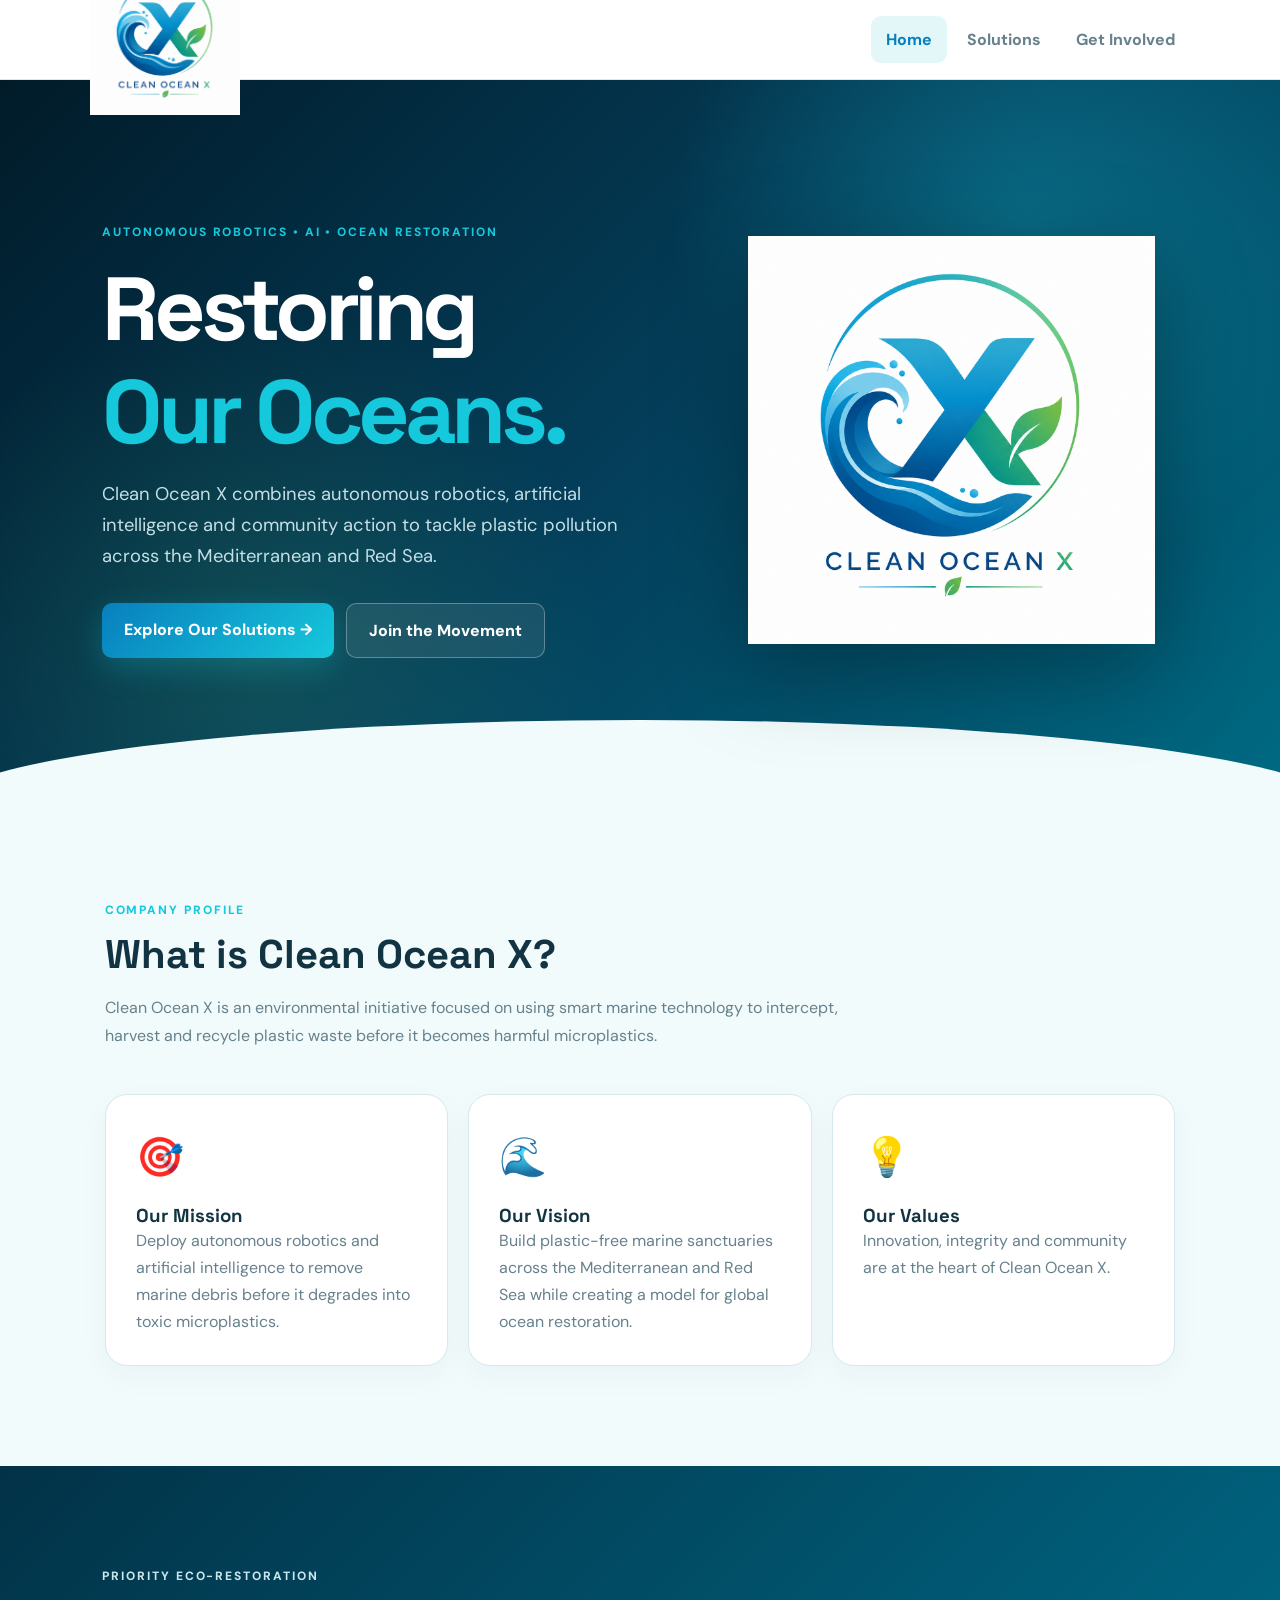
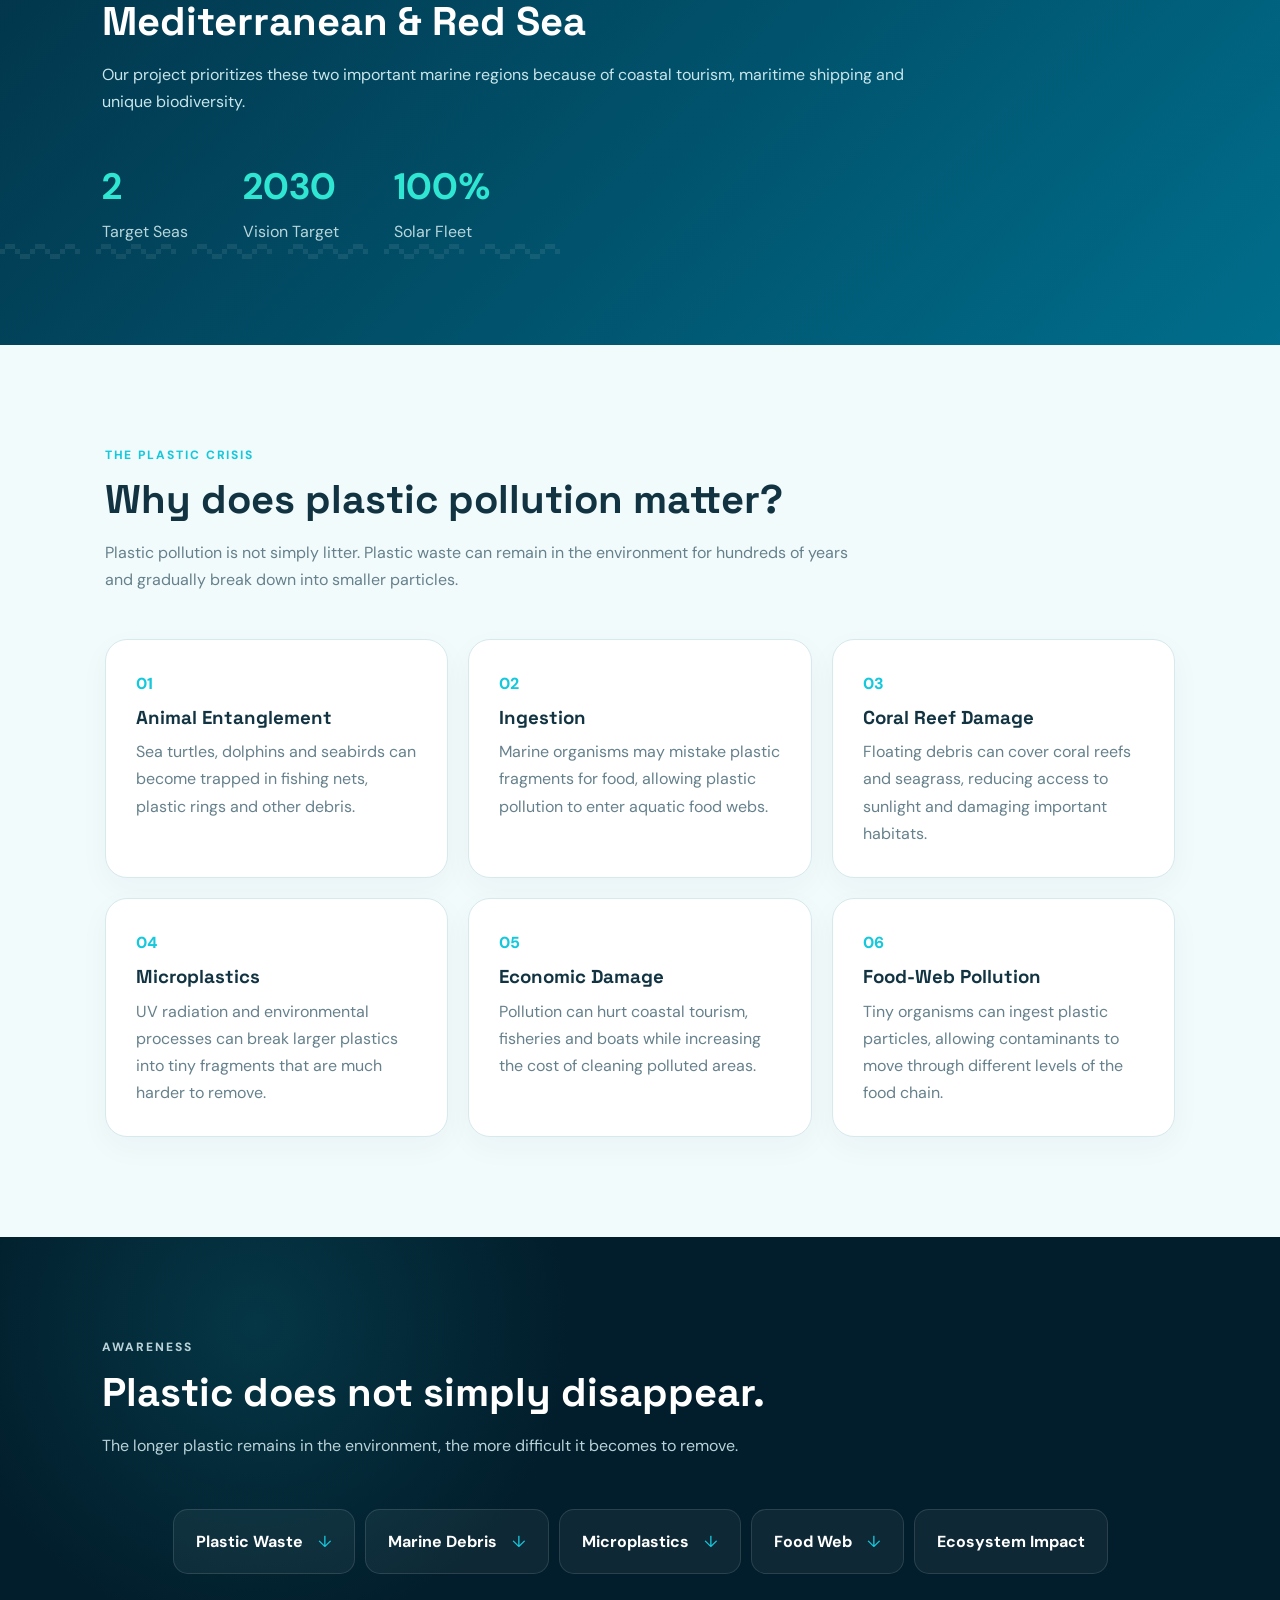
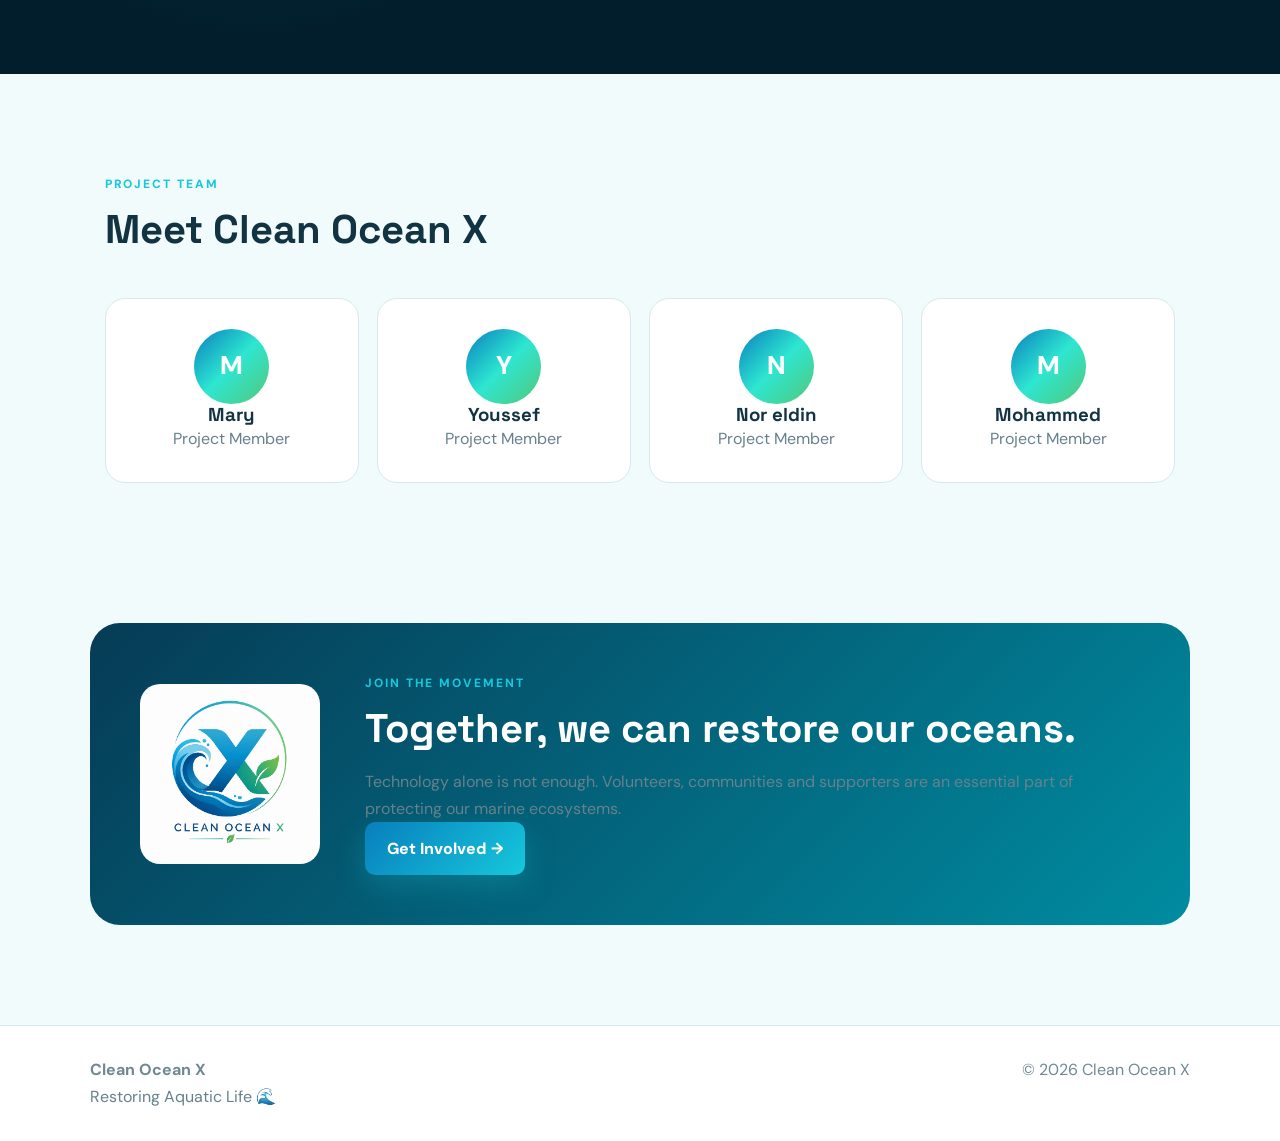
<file: index.html>
<!DOCTYPE html>
<html lang="en">
<head>
    <meta charset="UTF-8">
    <meta name="viewport" content="width=device-width, initial-scale=1.0">

    <title>Clean Ocean X | Restoring Aquatic Life</title>

    <link rel="stylesheet" href="style.css">
</head>

<body>

<header class="navbar">

    <a href="index.html" class="brand">
        <img src="logo.png" alt="Clean Ocean X Logo">
    </a>

    <nav>
        <a href="index.html" class="active">Home</a>
        <a href="solutions.html">Solutions</a>
        <a href="support.html">Get Involved</a>
    </nav>

</header>


<!-- HERO -->

<section class="hero">

    <div class="hero-content">

        <p class="eyebrow">
            AUTONOMOUS ROBOTICS • AI • OCEAN RESTORATION
        </p>

        <h1>
            Restoring
            <span>Our Oceans.</span>
        </h1>

        <p class="hero-description">
            Clean Ocean X combines autonomous robotics, artificial
            intelligence and community action to tackle plastic
            pollution across the Mediterranean and Red Sea.
        </p>

        <div class="hero-buttons">

            <a href="solutions.html" class="button primary">
                Explore Our Solutions →
            </a>

            <a href="support.html" class="button secondary">
                Join the Movement
            </a>

        </div>

    </div>


    <div class="hero-logo">

        <div class="glow"></div>

        <img src="logo.png"
             alt="Clean Ocean X"
             class="hero-logo-image">

    </div>

</section>


<!-- COMPANY -->

<section class="section">

    <div class="section-heading">

        <p class="eyebrow">
            COMPANY PROFILE
        </p>

        <h2>
            What is Clean Ocean X?
        </h2>

        <p>
            Clean Ocean X is an environmental initiative focused
            on using smart marine technology to intercept,
            harvest and recycle plastic waste before it
            becomes harmful microplastics.
        </p>

    </div>


    <div class="three-cards">

        <article class="info-card">

            <div class="card-icon">🎯</div>

            <h3>Our Mission</h3>

            <p>
                Deploy autonomous robotics and artificial
                intelligence to remove marine debris before
                it degrades into toxic microplastics.
            </p>

        </article>


        <article class="info-card">

            <div class="card-icon">🌊</div>

            <h3>Our Vision</h3>

            <p>
                Build plastic-free marine sanctuaries across
                the Mediterranean and Red Sea while creating
                a model for global ocean restoration.
            </p>

        </article>


        <article class="info-card">

            <div class="card-icon">💡</div>

            <h3>Our Values</h3>

            <p>
                Innovation, integrity and community are at
                the heart of Clean Ocean X.
            </p>

        </article>

    </div>

</section>


<!-- TARGET REGION -->

<section class="ocean-section">

    <div class="ocean-content">

        <p class="eyebrow">
            PRIORITY ECO-RESTORATION
        </p>

        <h2>
            Mediterranean & Red Sea
        </h2>

        <p>
            Our project prioritizes these two important marine
            regions because of coastal tourism, maritime
            shipping and unique biodiversity.
        </p>

        <div class="sea-stats">

            <div>
                <strong>2</strong>
                <span>Target Seas</span>
            </div>

            <div>
                <strong>2030</strong>
                <span>Vision Target</span>
            </div>

            <div>
                <strong>100%</strong>
                <span>Solar Fleet</span>
            </div>

        </div>

    </div>

</section>


<!-- PROBLEM -->

<section class="section">

    <div class="section-heading">

        <p class="eyebrow">
            THE PLASTIC CRISIS
        </p>

        <h2>
            Why does plastic pollution matter?
        </h2>

        <p>
            Plastic pollution is not simply litter. Plastic
            waste can remain in the environment for hundreds
            of years and gradually break down into smaller
            particles.
        </p>

    </div>


    <div class="harm-grid">

        <article class="harm-card">
            <span>01</span>
            <h3>Animal Entanglement</h3>
            <p>
                Sea turtles, dolphins and seabirds can become
                trapped in fishing nets, plastic rings and
                other debris.
            </p>
        </article>


        <article class="harm-card">
            <span>02</span>
            <h3>Ingestion</h3>
            <p>
                Marine organisms may mistake plastic fragments
                for food, allowing plastic pollution to enter
                aquatic food webs.
            </p>
        </article>


        <article class="harm-card">
            <span>03</span>
            <h3>Coral Reef Damage</h3>
            <p>
                Floating debris can cover coral reefs and
                seagrass, reducing access to sunlight and
                damaging important habitats.
            </p>
        </article>


        <article class="harm-card">
            <span>04</span>
            <h3>Microplastics</h3>
            <p>
                UV radiation and environmental processes can
                break larger plastics into tiny fragments
                that are much harder to remove.
            </p>
        </article>


        <article class="harm-card">
            <span>05</span>
            <h3>Economic Damage</h3>
            <p>
                Pollution can hurt coastal tourism, fisheries
                and boats while increasing the cost of
                cleaning polluted areas.
            </p>
        </article>


        <article class="harm-card">
            <span>06</span>
            <h3>Food-Web Pollution</h3>
            <p>
                Tiny organisms can ingest plastic particles,
                allowing contaminants to move through different
                levels of the food chain.
            </p>
        </article>

    </div>

</section>


<!-- AWARENESS -->

<section class="awareness">

    <div class="section-heading">

        <p class="eyebrow">
            AWARENESS
        </p>

        <h2>
            Plastic does not simply disappear.
        </h2>

        <p>
            The longer plastic remains in the environment,
            the more difficult it becomes to remove.
        </p>

    </div>


    <div class="awareness-flow">

        <div>
            <strong>Plastic Waste</strong>
            <span>↓</span>
        </div>

        <div>
            <strong>Marine Debris</strong>
            <span>↓</span>
        </div>

        <div>
            <strong>Microplastics</strong>
            <span>↓</span>
        </div>

        <div>
            <strong>Food Web</strong>
            <span>↓</span>
        </div>

        <div>
            <strong>Ecosystem Impact</strong>
        </div>

    </div>

</section>


<!-- TEAM -->

<section class="section">

    <div class="section-heading">

        <p class="eyebrow">
            PROJECT TEAM
        </p>

        <h2>
            Meet Clean Ocean X
        </h2>

    </div>


    <div class="members">

        <div class="member">
            <div class="member-letter">M</div>
            <h3>Mary</h3>
            <p>Project Member</p>
        </div>


        <div class="member">
            <div class="member-letter">Y</div>
            <h3>Youssef</h3>
            <p>Project Member</p>
        </div>


        <div class="member">
            <div class="member-letter">N</div>
            <h3>Nor eldin</h3>
            <p>Project Member</p>
        </div>


        <div class="member">
            <div class="member-letter">M</div>
            <h3>Mohammed</h3>
            <p>Project Member</p>
        </div>

    </div>

</section>


<!-- CALL TO ACTION -->

<section class="cta">

    <img src="logo.png" alt="Clean Ocean X">

    <div>

        <p class="eyebrow">
            JOIN THE MOVEMENT
        </p>

        <h2>
            Together, we can restore our oceans.
        </h2>

        <p>
            Technology alone is not enough. Volunteers,
            communities and supporters are an essential
            part of protecting our marine ecosystems.
        </p>

        <a href="support.html" class="button primary">
            Get Involved →
        </a>

    </div>

</section>


<footer>

    <div>
        <strong>Clean Ocean X</strong>
        <p>Restoring Aquatic Life 🌊</p>
    </div>

    <div>
        © 2026 Clean Ocean X
    </div>

</footer>


<script src="script.js"></script>

</body>
</html>
</file>
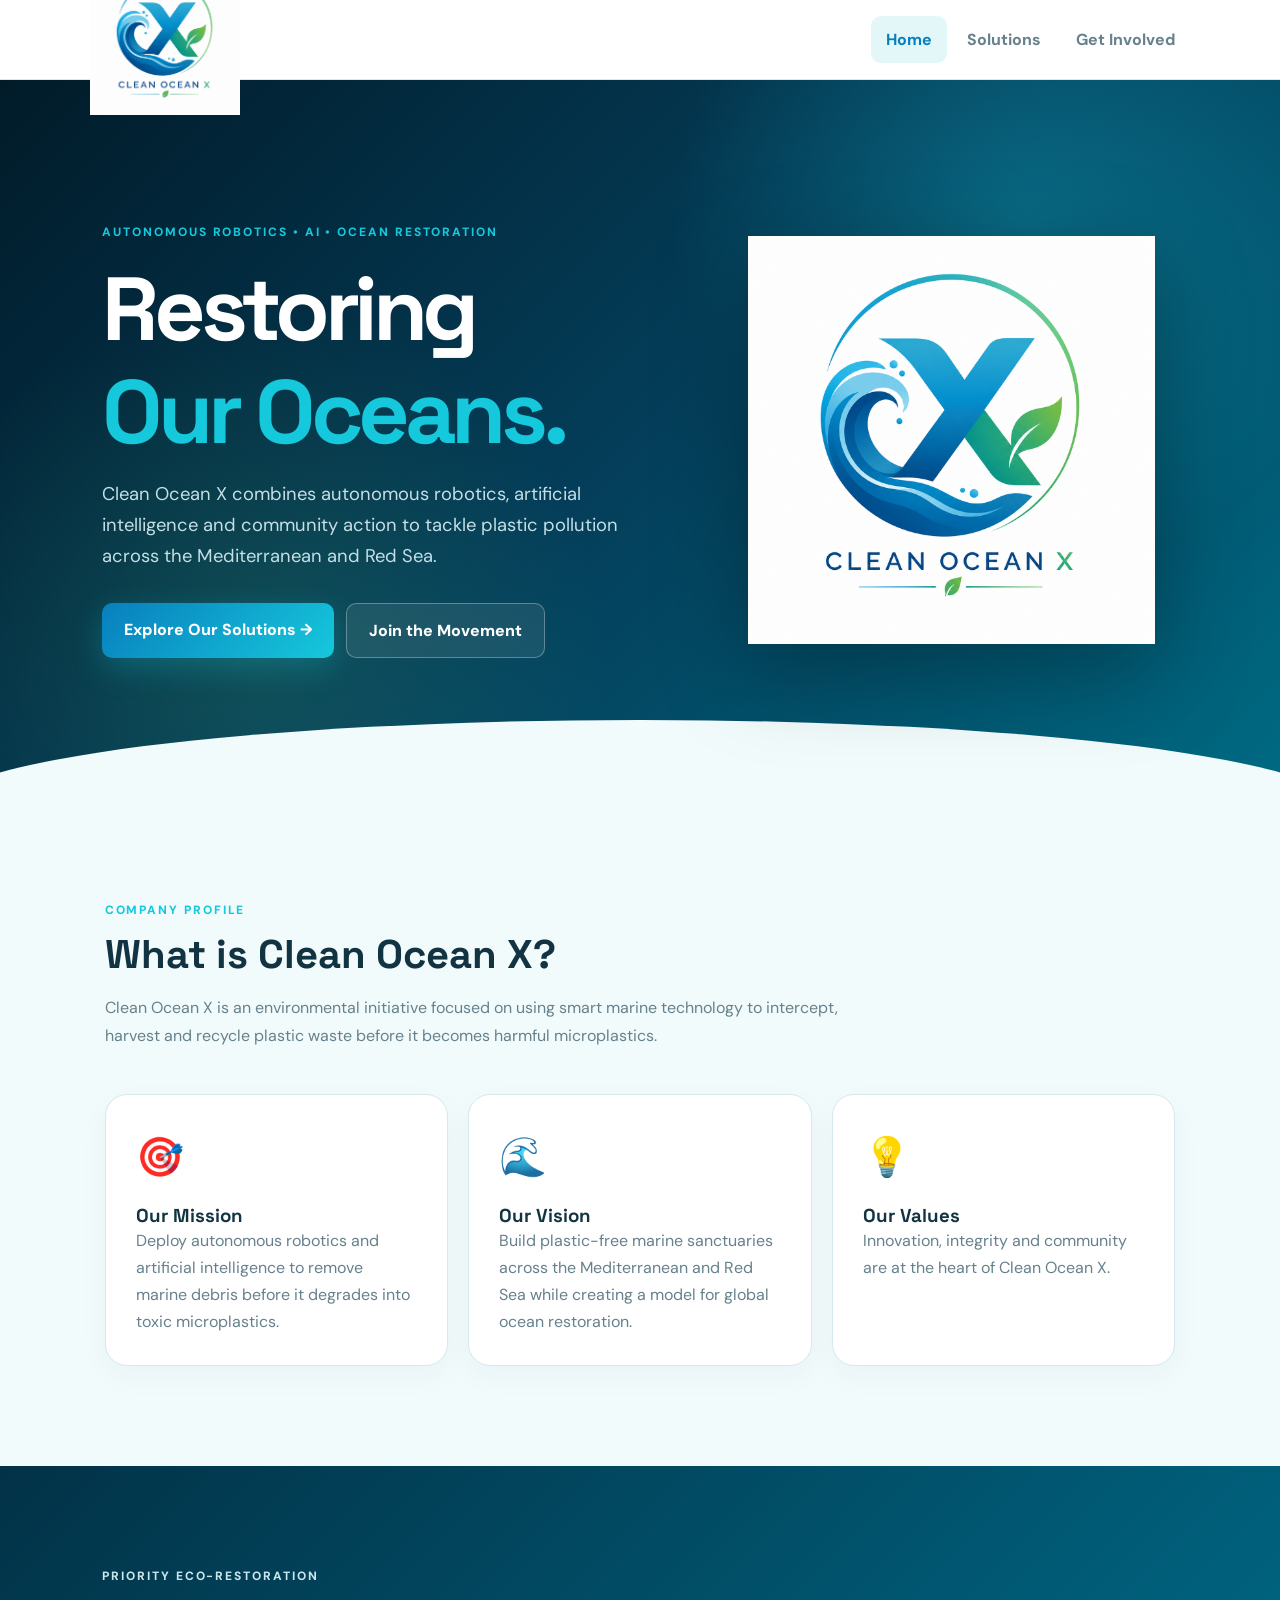
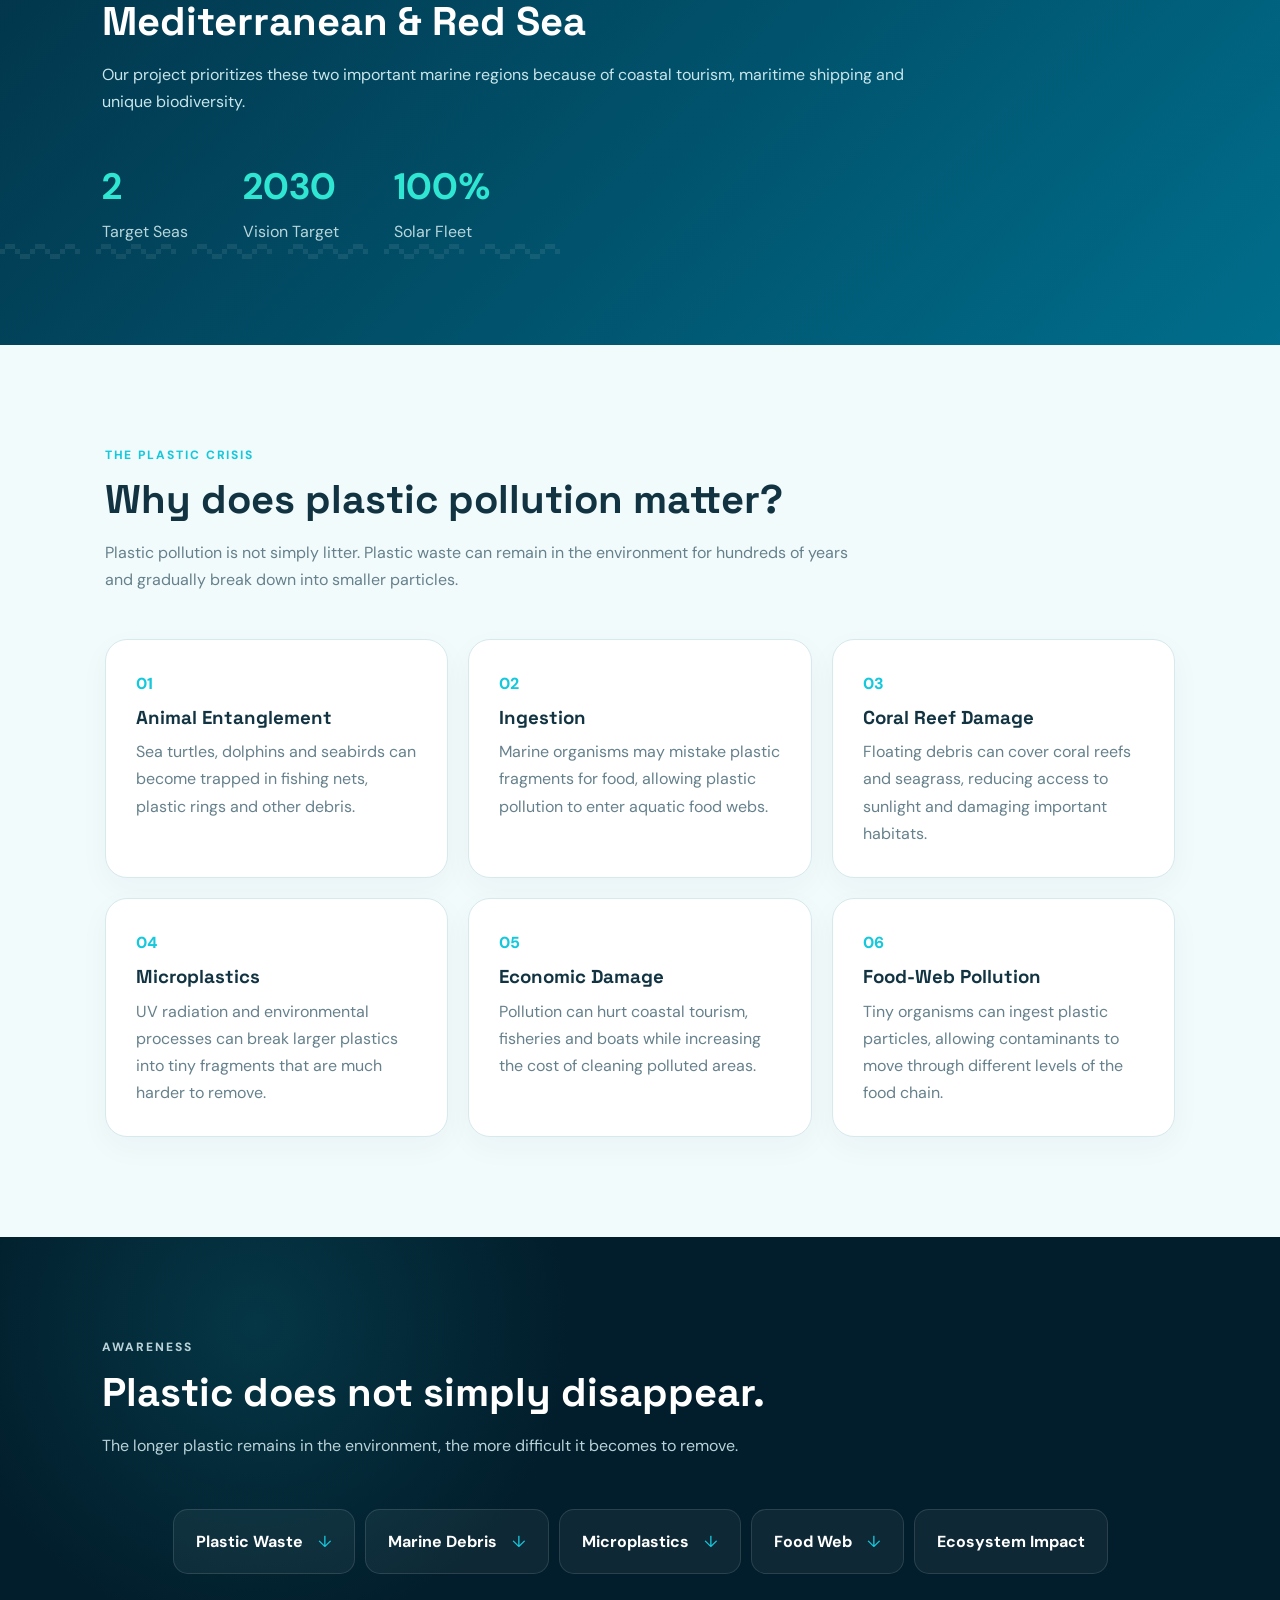
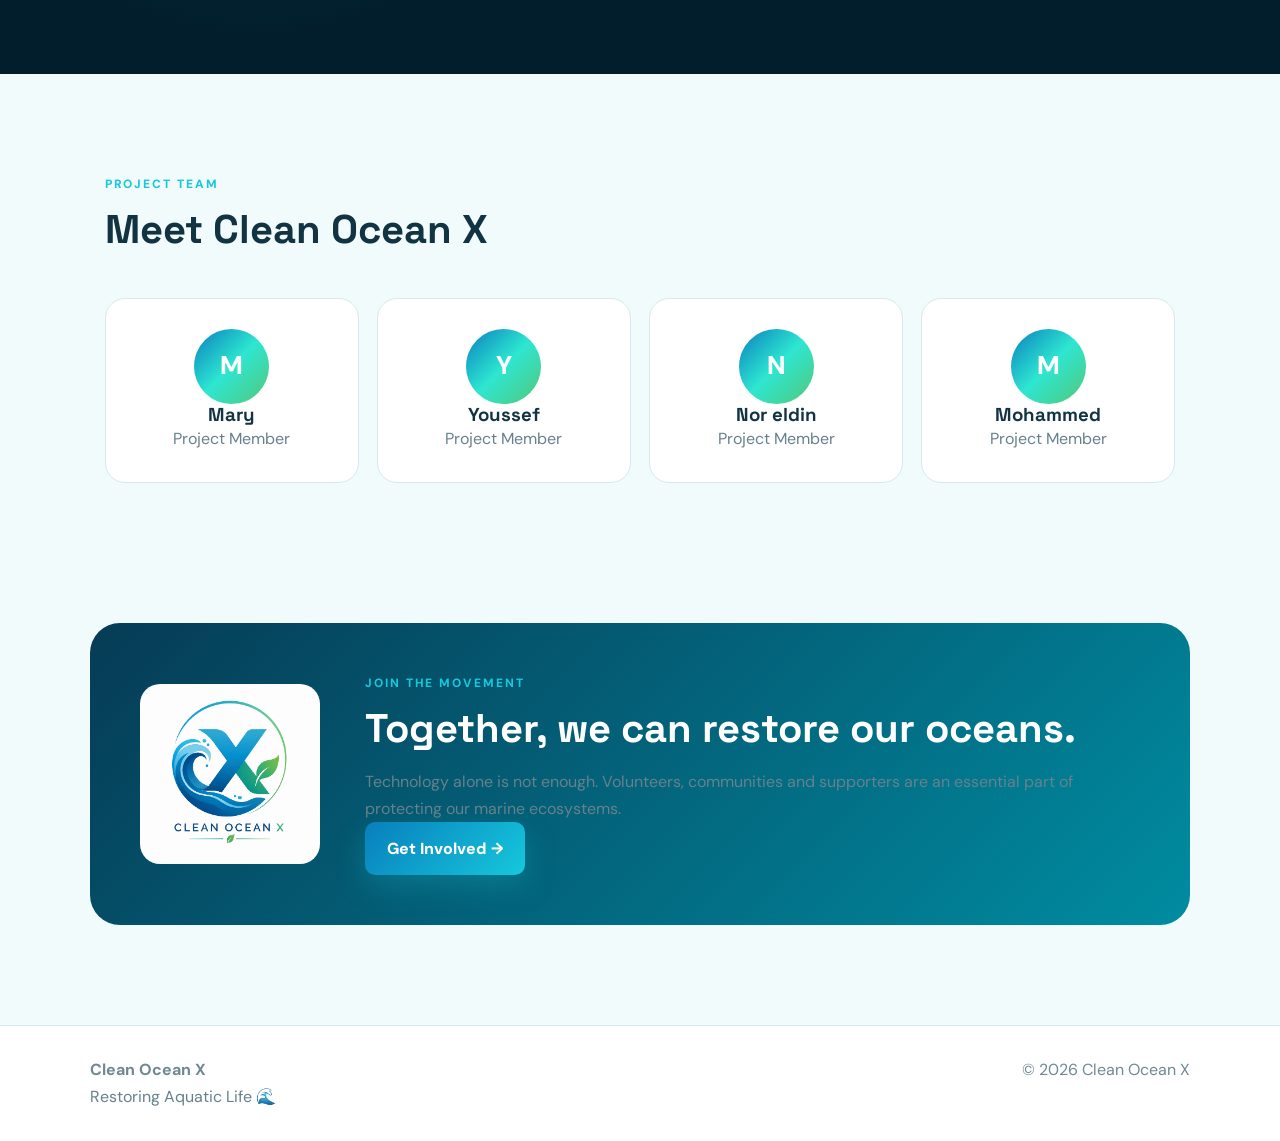
<file: index (1).html>
<!DOCTYPE html>
<html lang="en">
<head>
    <meta charset="UTF-8">
    <meta name="viewport" content="width=device-width, initial-scale=1.0">

    <title>Clean Ocean X | Restoring Aquatic Life</title>

    <link rel="stylesheet" href="style.css">
</head>

<body>

<header class="navbar">

    <a href="index.html" class="brand">
        <img src="logo.png" alt="Clean Ocean X Logo">
    </a>

    <nav>
        <a href="index.html" class="active">Home</a>
        <a href="solutions.html">Solutions</a>
        <a href="support.html">Get Involved</a>
    </nav>

</header>


<!-- HERO -->

<section class="hero">

    <div class="hero-content">

        <p class="eyebrow">
            AUTONOMOUS ROBOTICS • AI • OCEAN RESTORATION
        </p>

        <h1>
            Restoring
            <span>Our Oceans.</span>
        </h1>

        <p class="hero-description">
            Clean Ocean X combines autonomous robotics, artificial
            intelligence and community action to tackle plastic
            pollution across the Mediterranean and Red Sea.
        </p>

        <div class="hero-buttons">

            <a href="solutions.html" class="button primary">
                Explore Our Solutions →
            </a>

            <a href="support.html" class="button secondary">
                Join the Movement
            </a>

        </div>

    </div>


    <div class="hero-logo">

        <div class="glow"></div>

        <img src="logo.png"
             alt="Clean Ocean X"
             class="hero-logo-image">

    </div>

</section>


<!-- COMPANY -->

<section class="section">

    <div class="section-heading">

        <p class="eyebrow">
            COMPANY PROFILE
        </p>

        <h2>
            What is Clean Ocean X?
        </h2>

        <p>
            Clean Ocean X is an environmental initiative focused
            on using smart marine technology to intercept,
            harvest and recycle plastic waste before it
            becomes harmful microplastics.
        </p>

    </div>


    <div class="three-cards">

        <article class="info-card">

            <div class="card-icon">🎯</div>

            <h3>Our Mission</h3>

            <p>
                Deploy autonomous robotics and artificial
                intelligence to remove marine debris before
                it degrades into toxic microplastics.
            </p>

        </article>


        <article class="info-card">

            <div class="card-icon">🌊</div>

            <h3>Our Vision</h3>

            <p>
                Build plastic-free marine sanctuaries across
                the Mediterranean and Red Sea while creating
                a model for global ocean restoration.
            </p>

        </article>


        <article class="info-card">

            <div class="card-icon">💡</div>

            <h3>Our Values</h3>

            <p>
                Innovation, integrity and community are at
                the heart of Clean Ocean X.
            </p>

        </article>

    </div>

</section>


<!-- TARGET REGION -->

<section class="ocean-section">

    <div class="ocean-content">

        <p class="eyebrow">
            PRIORITY ECO-RESTORATION
        </p>

        <h2>
            Mediterranean & Red Sea
        </h2>

        <p>
            Our project prioritizes these two important marine
            regions because of coastal tourism, maritime
            shipping and unique biodiversity.
        </p>

        <div class="sea-stats">

            <div>
                <strong>2</strong>
                <span>Target Seas</span>
            </div>

            <div>
                <strong>2030</strong>
                <span>Vision Target</span>
            </div>

            <div>
                <strong>100%</strong>
                <span>Solar Fleet</span>
            </div>

        </div>

    </div>

</section>


<!-- PROBLEM -->

<section class="section">

    <div class="section-heading">

        <p class="eyebrow">
            THE PLASTIC CRISIS
        </p>

        <h2>
            Why does plastic pollution matter?
        </h2>

        <p>
            Plastic pollution is not simply litter. Plastic
            waste can remain in the environment for hundreds
            of years and gradually break down into smaller
            particles.
        </p>

    </div>


    <div class="harm-grid">

        <article class="harm-card">
            <span>01</span>
            <h3>Animal Entanglement</h3>
            <p>
                Sea turtles, dolphins and seabirds can become
                trapped in fishing nets, plastic rings and
                other debris.
            </p>
        </article>


        <article class="harm-card">
            <span>02</span>
            <h3>Ingestion</h3>
            <p>
                Marine organisms may mistake plastic fragments
                for food, allowing plastic pollution to enter
                aquatic food webs.
            </p>
        </article>


        <article class="harm-card">
            <span>03</span>
            <h3>Coral Reef Damage</h3>
            <p>
                Floating debris can cover coral reefs and
                seagrass, reducing access to sunlight and
                damaging important habitats.
            </p>
        </article>


        <article class="harm-card">
            <span>04</span>
            <h3>Microplastics</h3>
            <p>
                UV radiation and environmental processes can
                break larger plastics into tiny fragments
                that are much harder to remove.
            </p>
        </article>


        <article class="harm-card">
            <span>05</span>
            <h3>Economic Damage</h3>
            <p>
                Pollution can hurt coastal tourism, fisheries
                and boats while increasing the cost of
                cleaning polluted areas.
            </p>
        </article>


        <article class="harm-card">
            <span>06</span>
            <h3>Food-Web Pollution</h3>
            <p>
                Tiny organisms can ingest plastic particles,
                allowing contaminants to move through different
                levels of the food chain.
            </p>
        </article>

    </div>

</section>


<!-- AWARENESS -->

<section class="awareness">

    <div class="section-heading">

        <p class="eyebrow">
            AWARENESS
        </p>

        <h2>
            Plastic does not simply disappear.
        </h2>

        <p>
            The longer plastic remains in the environment,
            the more difficult it becomes to remove.
        </p>

    </div>


    <div class="awareness-flow">

        <div>
            <strong>Plastic Waste</strong>
            <span>↓</span>
        </div>

        <div>
            <strong>Marine Debris</strong>
            <span>↓</span>
        </div>

        <div>
            <strong>Microplastics</strong>
            <span>↓</span>
        </div>

        <div>
            <strong>Food Web</strong>
            <span>↓</span>
        </div>

        <div>
            <strong>Ecosystem Impact</strong>
        </div>

    </div>

</section>


<!-- TEAM -->

<section class="section">

    <div class="section-heading">

        <p class="eyebrow">
            PROJECT TEAM
        </p>

        <h2>
            Meet Clean Ocean X
        </h2>

    </div>


    <div class="members">

        <div class="member">
            <div class="member-letter">M</div>
            <h3>Mary</h3>
            <p>Project Member</p>
        </div>


        <div class="member">
            <div class="member-letter">Y</div>
            <h3>Youssef</h3>
            <p>Project Member</p>
        </div>


        <div class="member">
            <div class="member-letter">N</div>
            <h3>Nor eldin</h3>
            <p>Project Member</p>
        </div>


        <div class="member">
            <div class="member-letter">M</div>
            <h3>Mohammed</h3>
            <p>Project Member</p>
        </div>

    </div>

</section>


<!-- CALL TO ACTION -->

<section class="cta">

    <img src="logo.png" alt="Clean Ocean X">

    <div>

        <p class="eyebrow">
            JOIN THE MOVEMENT
        </p>

        <h2>
            Together, we can restore our oceans.
        </h2>

        <p>
            Technology alone is not enough. Volunteers,
            communities and supporters are an essential
            part of protecting our marine ecosystems.
        </p>

        <a href="support.html" class="button primary">
            Get Involved →
        </a>

    </div>

</section>


<footer>

    <div>
        <strong>Clean Ocean X</strong>
        <p>Restoring Aquatic Life 🌊</p>
    </div>

    <div>
        © 2026 Clean Ocean X
    </div>

</footer>


<script src="script.js"></script>

</body>
</html>
</file>
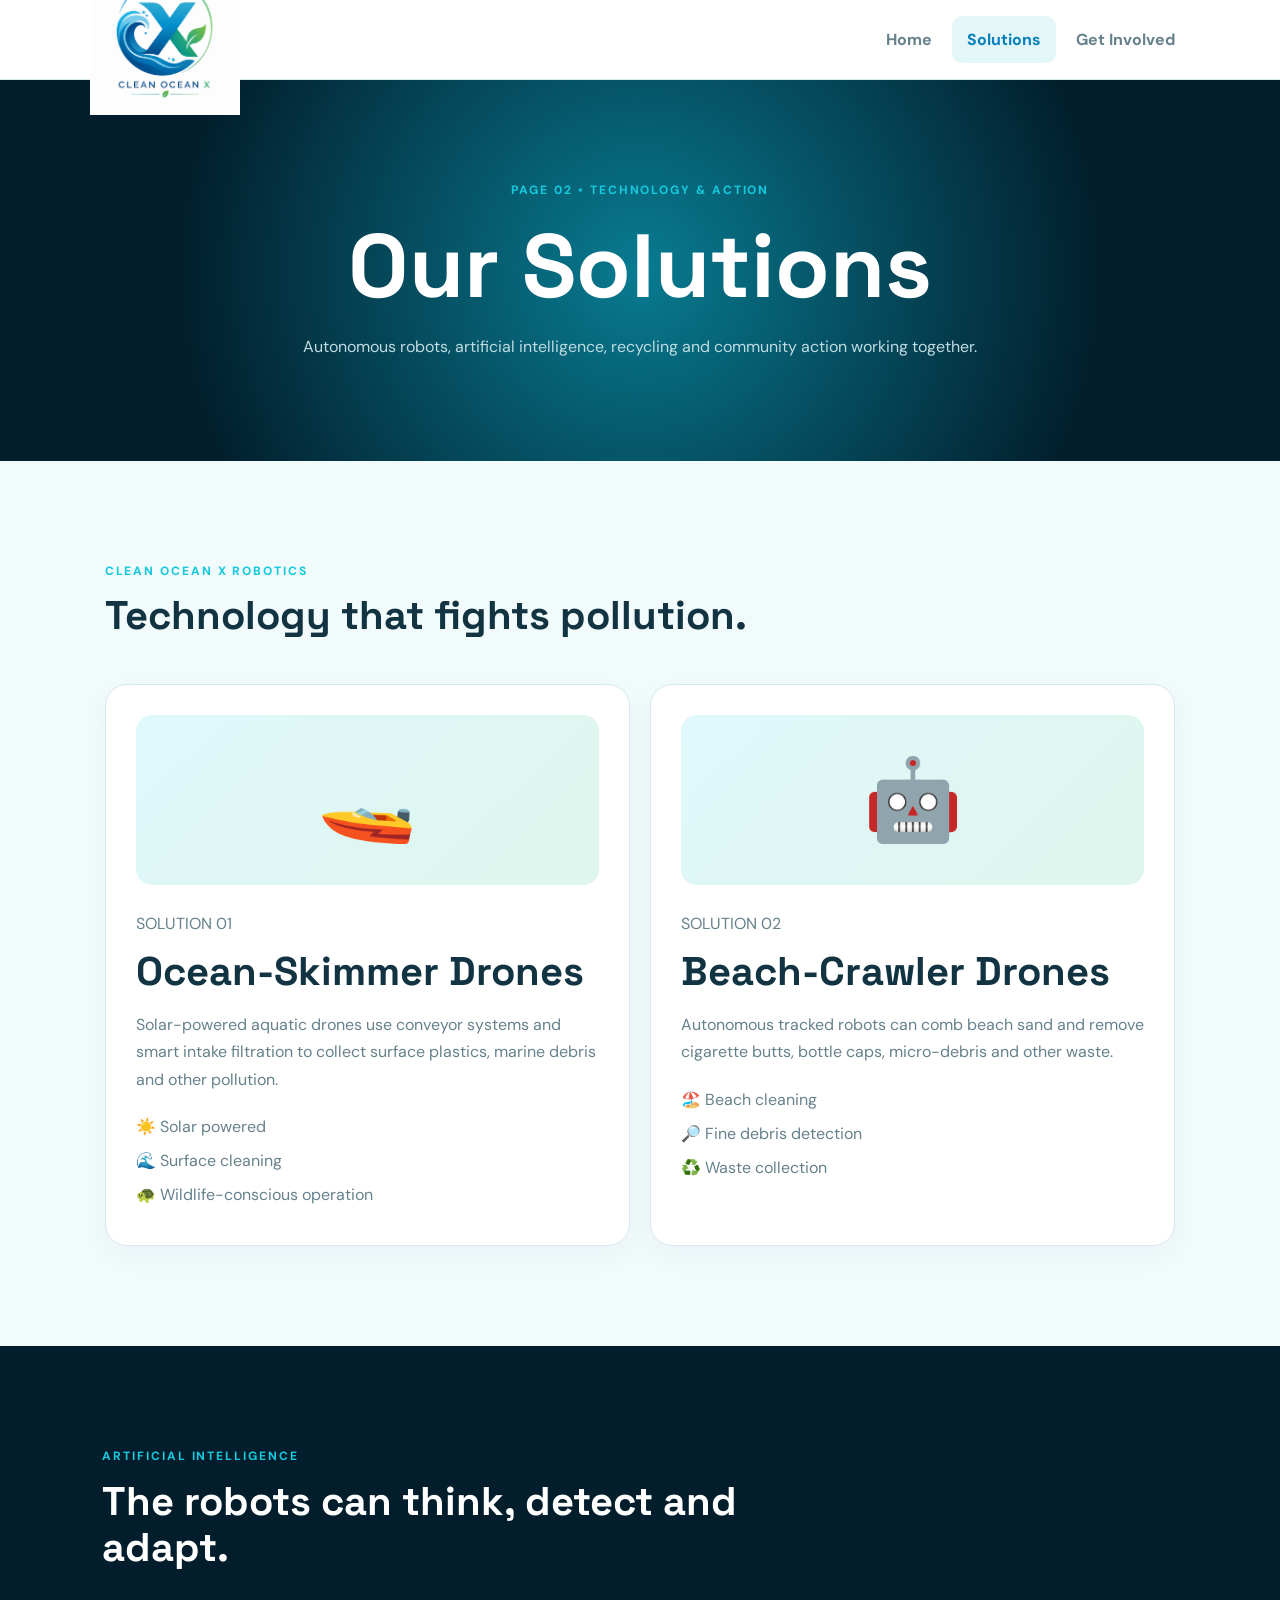
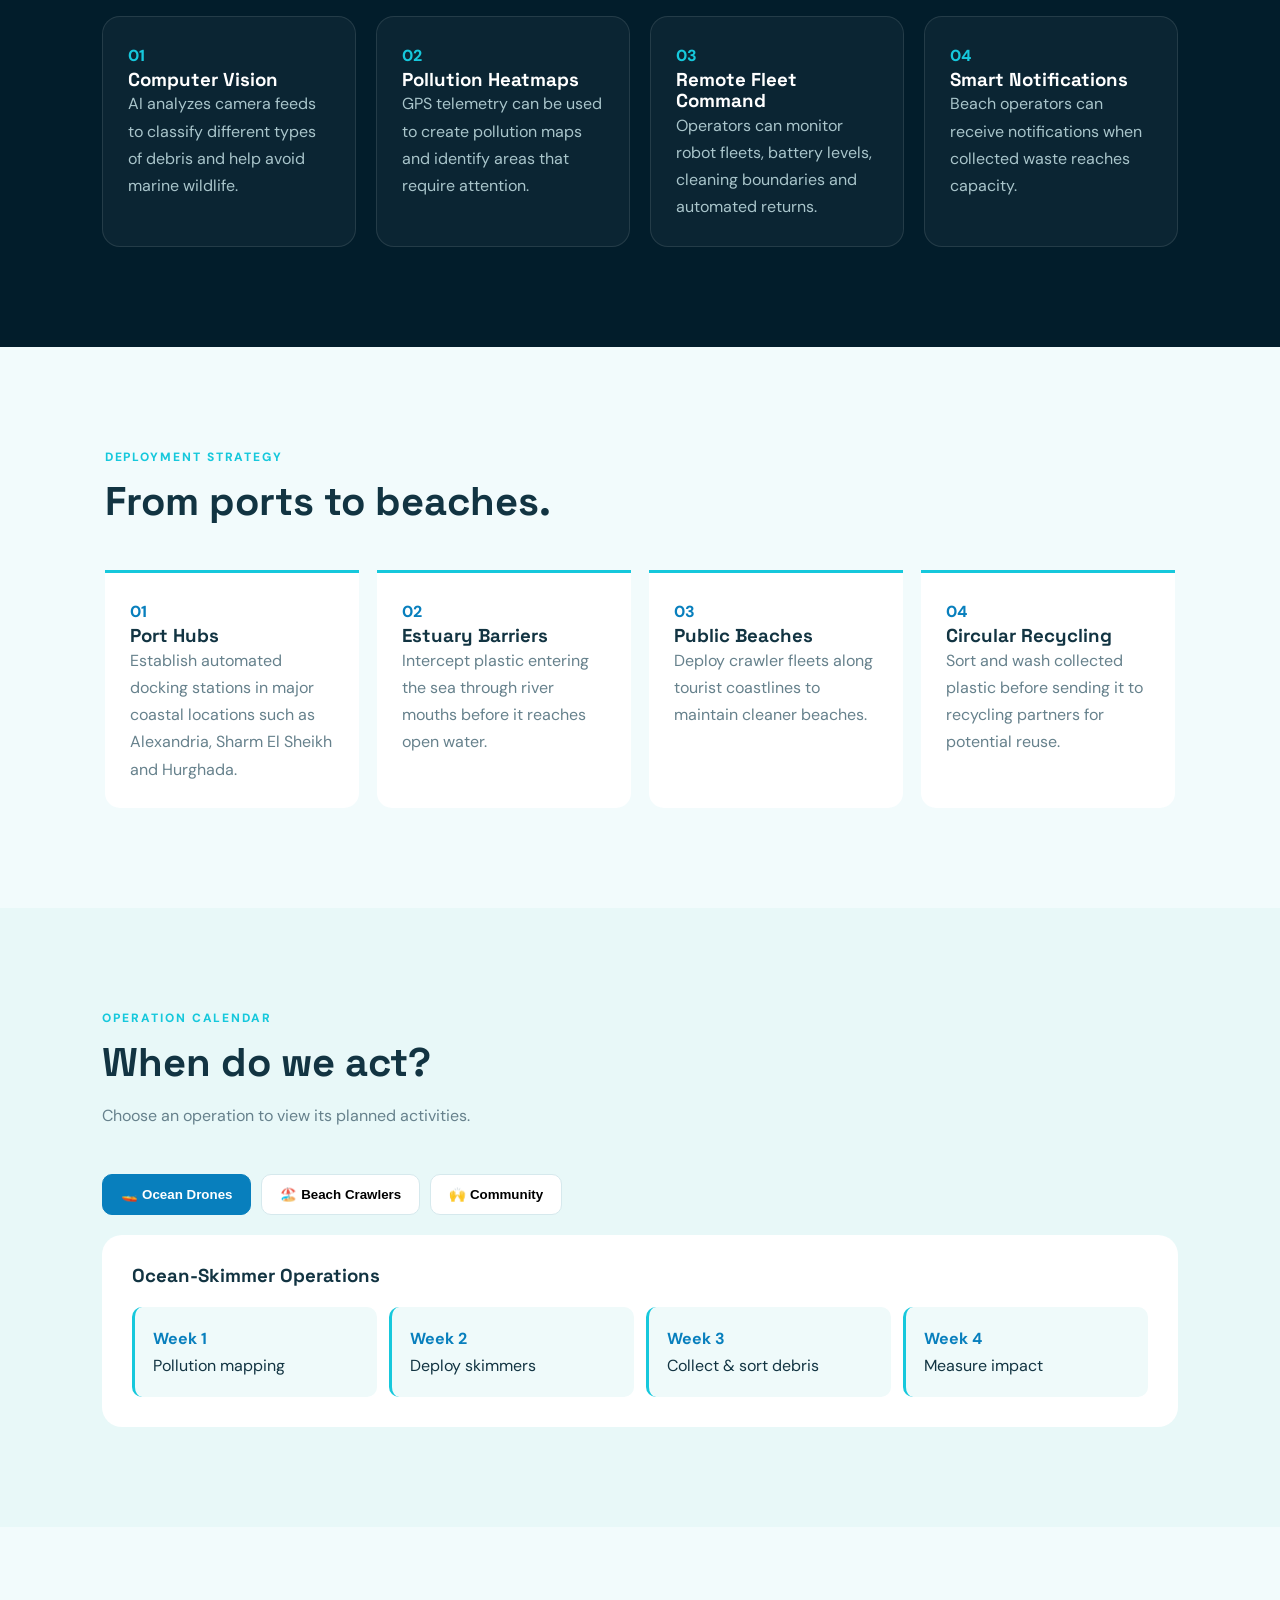
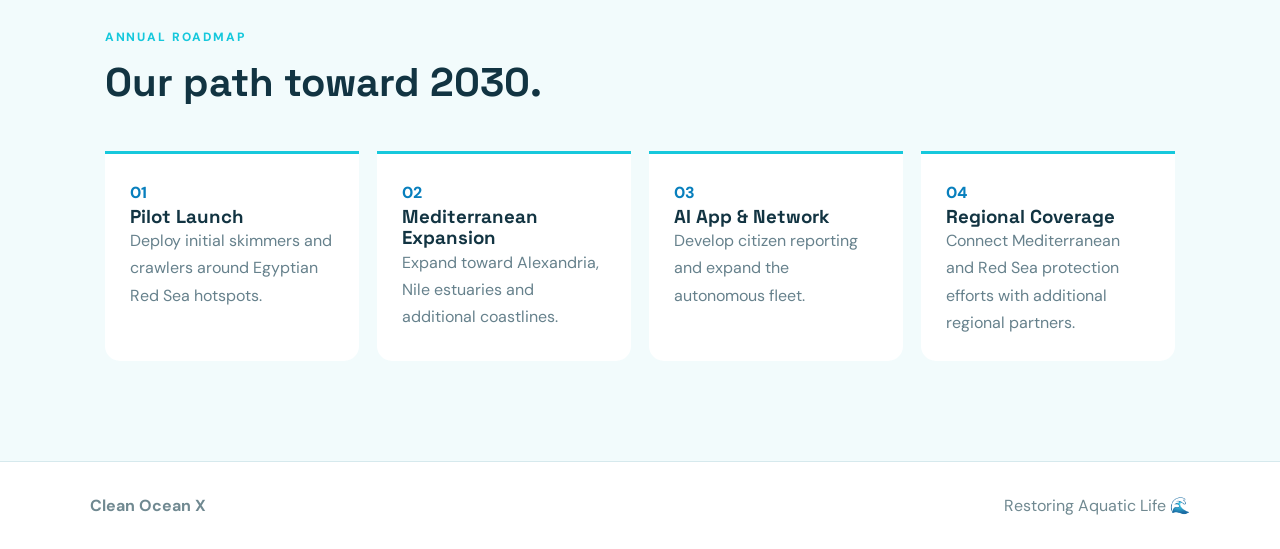
<file: solutions (1).html>
<!DOCTYPE html>
<html lang="en">

<head>

    <meta charset="UTF-8">

    <meta name="viewport"
          content="width=device-width, initial-scale=1.0">

    <title>Solutions | Clean Ocean X</title>

    <link rel="stylesheet" href="style.css">

</head>


<body>

<header class="navbar">

    <a href="index.html" class="brand">
        <img src="logo.png" alt="Clean Ocean X">
    </a>

    <nav>

        <a href="index.html">
            Home
        </a>

        <a href="solutions.html" class="active">
            Solutions
        </a>

        <a href="support.html">
            Get Involved
        </a>

    </nav>

</header>


<section class="page-hero">

    <p class="eyebrow">
        PAGE 02 • TECHNOLOGY & ACTION
    </p>

    <h1>
        Our Solutions
    </h1>

    <p>
        Autonomous robots, artificial intelligence,
        recycling and community action working together.
    </p>

</section>


<!-- ROBOTS -->

<section class="section">

    <div class="section-heading">

        <p class="eyebrow">
            CLEAN OCEAN X ROBOTICS
        </p>

        <h2>
            Technology that fights pollution.
        </h2>

    </div>


    <div class="robot-grid">

        <article class="robot-card">

            <div class="robot-image">🚤</div>

            <p class="solution-number">
                SOLUTION 01
            </p>

            <h2>
                Ocean-Skimmer Drones
            </h2>

            <p>
                Solar-powered aquatic drones use conveyor
                systems and smart intake filtration to
                collect surface plastics, marine debris and
                other pollution.
            </p>

            <ul>
                <li>☀️ Solar powered</li>
                <li>🌊 Surface cleaning</li>
                <li>🐢 Wildlife-conscious operation</li>
            </ul>

        </article>


        <article class="robot-card">

            <div class="robot-image">🤖</div>

            <p class="solution-number">
                SOLUTION 02
            </p>

            <h2>
                Beach-Crawler Drones
            </h2>

            <p>
                Autonomous tracked robots can comb beach
                sand and remove cigarette butts, bottle caps,
                micro-debris and other waste.
            </p>

            <ul>
                <li>🏖️ Beach cleaning</li>
                <li>🔎 Fine debris detection</li>
                <li>♻️ Waste collection</li>
            </ul>

        </article>

    </div>

</section>


<!-- AI -->

<section class="dark-section">

    <div class="section-heading">

        <p class="eyebrow">
            ARTIFICIAL INTELLIGENCE
        </p>

        <h2>
            The robots can think, detect and adapt.
        </h2>

    </div>


    <div class="ai-grid">

        <div class="ai-card">

            <span>01</span>

            <h3>
                Computer Vision
            </h3>

            <p>
                AI analyzes camera feeds to classify
                different types of debris and help avoid
                marine wildlife.
            </p>

        </div>


        <div class="ai-card">

            <span>02</span>

            <h3>
                Pollution Heatmaps
            </h3>

            <p>
                GPS telemetry can be used to create
                pollution maps and identify areas that
                require attention.
            </p>

        </div>


        <div class="ai-card">

            <span>03</span>

            <h3>
                Remote Fleet Command
            </h3>

            <p>
                Operators can monitor robot fleets,
                battery levels, cleaning boundaries
                and automated returns.
            </p>

        </div>


        <div class="ai-card">

            <span>04</span>

            <h3>
                Smart Notifications
            </h3>

            <p>
                Beach operators can receive notifications
                when collected waste reaches capacity.
            </p>

        </div>

    </div>

</section>


<!-- DEPLOYMENT -->

<section class="section">

    <div class="section-heading">

        <p class="eyebrow">
            DEPLOYMENT STRATEGY
        </p>

        <h2>
            From ports to beaches.
        </h2>

    </div>


    <div class="deployment">

        <div>
            <span>01</span>
            <h3>Port Hubs</h3>
            <p>
                Establish automated docking stations
                in major coastal locations such as
                Alexandria, Sharm El Sheikh and Hurghada.
            </p>
        </div>


        <div>
            <span>02</span>
            <h3>Estuary Barriers</h3>
            <p>
                Intercept plastic entering the sea
                through river mouths before it reaches
                open water.
            </p>
        </div>


        <div>
            <span>03</span>
            <h3>Public Beaches</h3>
            <p>
                Deploy crawler fleets along tourist
                coastlines to maintain cleaner beaches.
            </p>
        </div>


        <div>
            <span>04</span>
            <h3>Circular Recycling</h3>
            <p>
                Sort and wash collected plastic before
                sending it to recycling partners for
                potential reuse.
            </p>
        </div>

    </div>

</section>


<!-- CALENDAR -->

<section class="calendar-section">

    <div class="section-heading">

        <p class="eyebrow">
            OPERATION CALENDAR
        </p>

        <h2>
            When do we act?
        </h2>

        <p>
            Choose an operation to view its planned activities.
        </p>

    </div>


    <div class="calendar-tabs">

        <button class="cal-tab active"
                data-calendar="water">

            🚤 Ocean Drones

        </button>

        <button class="cal-tab"
                data-calendar="beach">

            🏖️ Beach Crawlers

        </button>

        <button class="cal-tab"
                data-calendar="community">

            🙌 Community

        </button>

    </div>


    <div id="water"
         class="calendar-panel active">

        <h3>Ocean-Skimmer Operations</h3>

        <div class="schedule">

            <div>
                <b>Week 1</b>
                <span>Pollution mapping</span>
            </div>

            <div>
                <b>Week 2</b>
                <span>Deploy skimmers</span>
            </div>

            <div>
                <b>Week 3</b>
                <span>Collect & sort debris</span>
            </div>

            <div>
                <b>Week 4</b>
                <span>Measure impact</span>
            </div>

        </div>

    </div>


    <div id="beach"
         class="calendar-panel">

        <h3>Beach-Crawler Operations</h3>

        <div class="schedule">

            <div>
                <b>Monday</b>
                <span>Area scan</span>
            </div>

            <div>
                <b>Wednesday</b>
                <span>Beach sweep</span>
            </div>

            <div>
                <b>Friday</b>
                <span>Waste collection</span>
            </div>

            <div>
                <b>Sunday</b>
                <span>Maintenance</span>
            </div>

        </div>

    </div>


    <div id="community"
         class="calendar-panel">

        <h3>Community Operations</h3>

        <div class="schedule">

            <div>
                <b>Monthly</b>
                <span>Coastal clean-up</span>
            </div>

            <div>
                <b>Monthly</b>
                <span>Youth awareness event</span>
            </div>

            <div>
                <b>Quarterly</b>
                <span>Impact review</span>
            </div>

            <div>
                <b>Yearly</b>
                <span>Regional campaign</span>
            </div>

        </div>

    </div>

</section>


<!-- ROADMAP -->

<section class="section">

    <div class="section-heading">

        <p class="eyebrow">
            ANNUAL ROADMAP
        </p>

        <h2>
            Our path toward 2030.
        </h2>

    </div>


    <div class="roadmap">

        <div>
            <span>01</span>
            <h3>Pilot Launch</h3>
            <p>
                Deploy initial skimmers and crawlers
                around Egyptian Red Sea hotspots.
            </p>
        </div>


        <div>
            <span>02</span>
            <h3>Mediterranean Expansion</h3>
            <p>
                Expand toward Alexandria, Nile
                estuaries and additional coastlines.
            </p>
        </div>


        <div>
            <span>03</span>
            <h3>AI App & Network</h3>
            <p>
                Develop citizen reporting and
                expand the autonomous fleet.
            </p>
        </div>


        <div>
            <span>04</span>
            <h3>Regional Coverage</h3>
            <p>
                Connect Mediterranean and Red Sea
                protection efforts with additional
                regional partners.
            </p>
        </div>

    </div>

</section>


<footer>

    <strong>Clean Ocean X</strong>

    <span>
        Restoring Aquatic Life 🌊
    </span>

</footer>


<script src="script.js"></script>

</body>
</html>
</file>
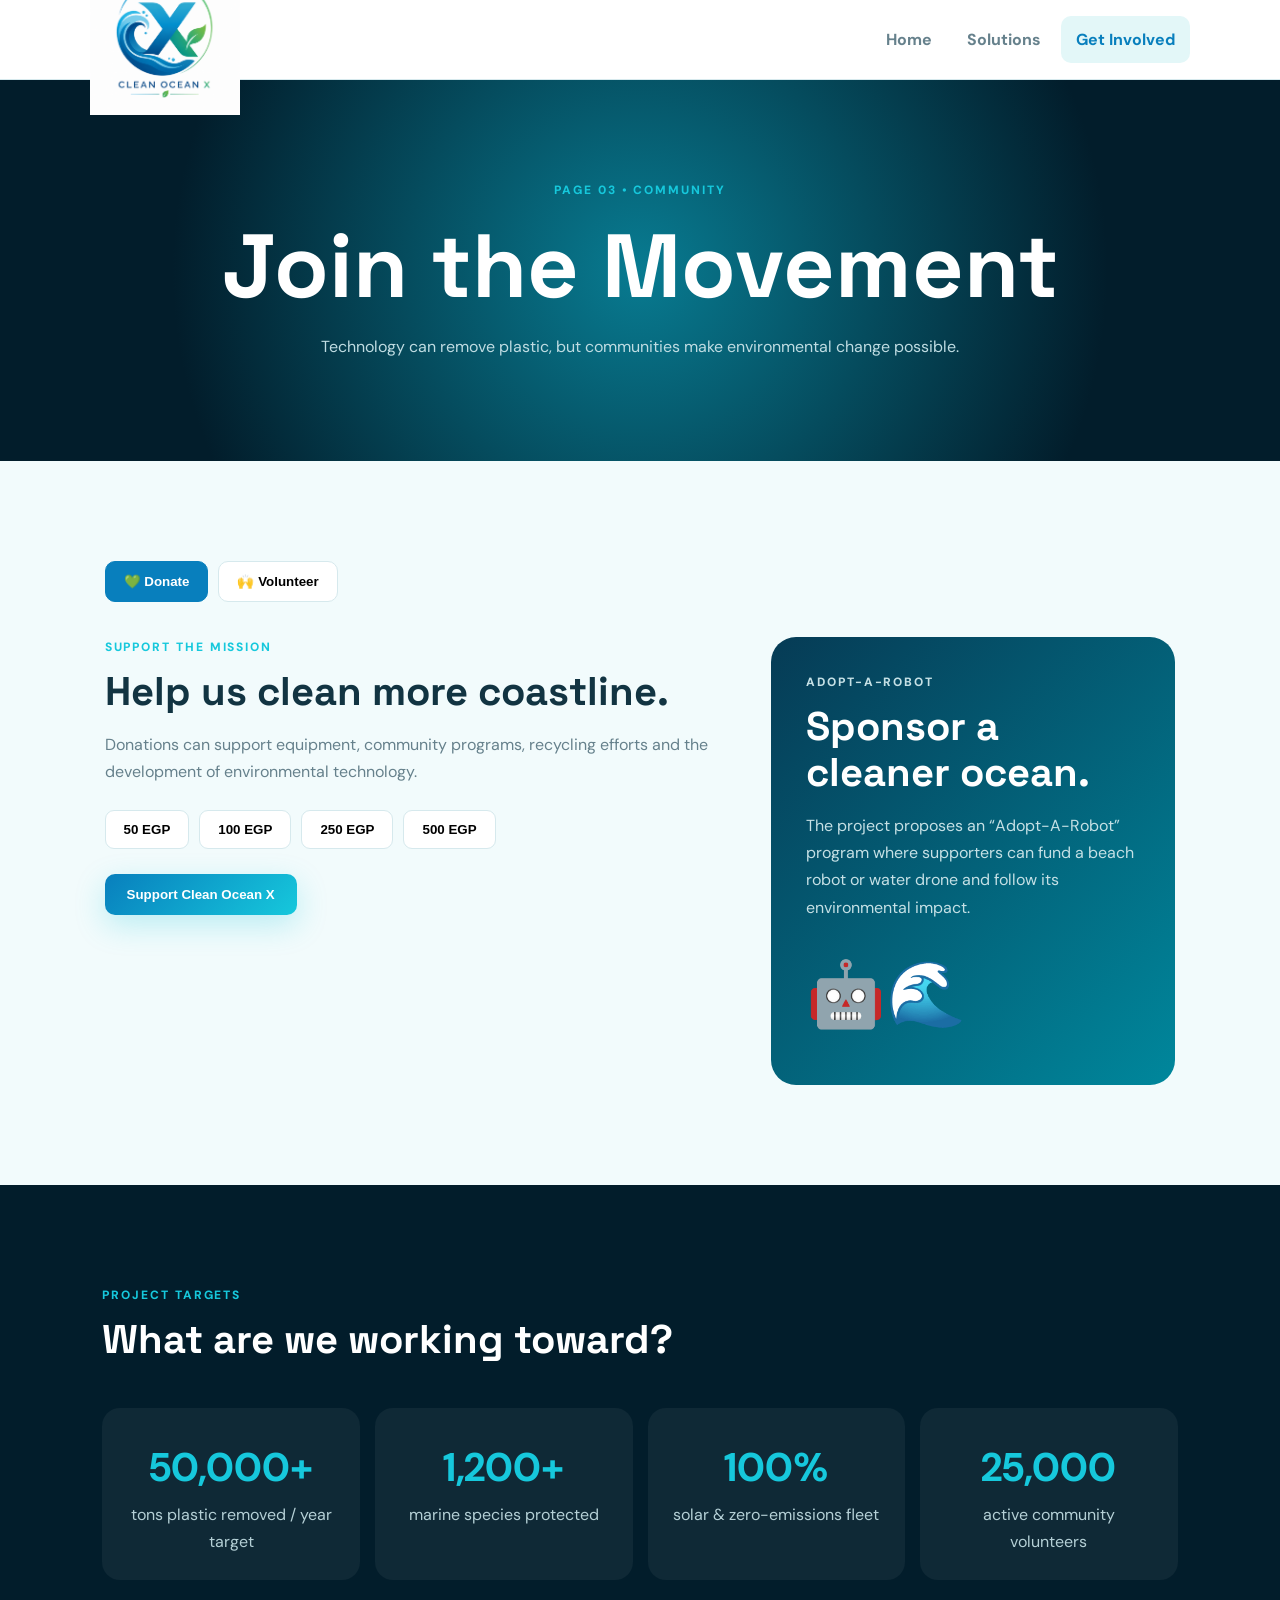
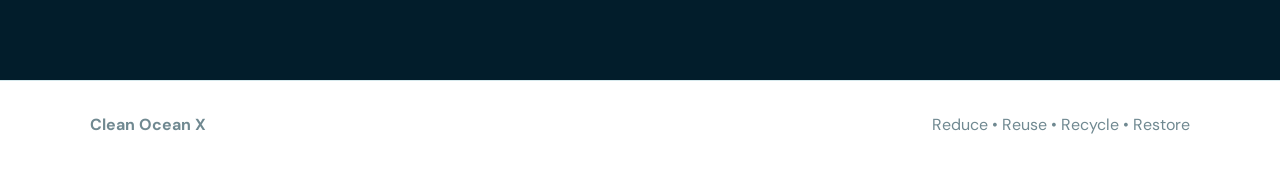
<file: support (1).html>
<!DOCTYPE html>
<html lang="en">

<head>

    <meta charset="UTF-8">

    <meta name="viewport"
          content="width=device-width, initial-scale=1.0">

    <title>Get Involved | Clean Ocean X</title>

    <link rel="stylesheet" href="style.css">

</head>


<body>

<header class="navbar">

    <a href="index.html" class="brand">
        <img src="logo.png" alt="Clean Ocean X">
    </a>

    <nav>

        <a href="index.html">
            Home
        </a>

        <a href="solutions.html">
            Solutions
        </a>

        <a href="support.html" class="active">
            Get Involved
        </a>

    </nav>

</header>


<section class="page-hero">

    <p class="eyebrow">
        PAGE 03 • COMMUNITY
    </p>

    <h1>
        Join the Movement
    </h1>

    <p>
        Technology can remove plastic, but communities
        make environmental change possible.
    </p>

</section>


<section class="section">

    <div class="support-tabs">

        <button class="main-tab active"
                data-tab="donate">

            💚 Donate

        </button>

        <button class="main-tab"
                data-tab="volunteer">

            🙌 Volunteer

        </button>

    </div>


    <!-- DONATION -->

    <div class="tab-panel active"
         id="donate">

        <div class="support-grid">

            <div>

                <p class="eyebrow">
                    SUPPORT THE MISSION
                </p>

                <h2>
                    Help us clean more coastline.
                </h2>

                <p>
                    Donations can support equipment,
                    community programs, recycling efforts
                    and the development of environmental
                    technology.
                </p>


                <div class="donation-options">

                    <button>50 EGP</button>
                    <button>100 EGP</button>
                    <button>250 EGP</button>
                    <button>500 EGP</button>

                </div>


                <button class="button primary"
                        id="donateBtn">

                    Support Clean Ocean X

                </button>

            </div>


            <div class="adopt-card">

                <p class="eyebrow">
                    ADOPT-A-ROBOT
                </p>

                <h2>
                    Sponsor a cleaner ocean.
                </h2>

                <p>
                    The project proposes an
                    “Adopt-A-Robot” program where
                    supporters can fund a beach robot
                    or water drone and follow its
                    environmental impact.
                </p>

                <div class="adopt-icon">
                    🤖🌊
                </div>

            </div>

        </div>

    </div>


    <!-- VOLUNTEER -->

    <div class="tab-panel"
         id="volunteer">

        <div class="support-grid">

            <div>

                <p class="eyebrow">
                    VOLUNTEER ACTION NETWORK
                </p>

                <h2>
                    Become part of the solution.
                </h2>

                <p>
                    Clean Ocean X organizes community
                    coastal clean-ups and encourages
                    young people to participate in
                    environmental awareness programs.
                </p>


                <form id="volunteerForm">

                    <input
                        type="text"
                        placeholder="Full name"
                        required
                    >

                    <input
                        type="email"
                        placeholder="Email"
                        required
                    >

                    <select required>

                        <option value="">
                            Choose an activity
                        </option>

                        <option>
                            Coastal Clean-up
                        </option>

                        <option>
                            Youth Ambassador
                        </option>

                        <option>
                            Co-Op Robot Drive
                        </option>

                        <option>
                            Awareness Campaign
                        </option>

                    </select>


                    <textarea
                        rows="5"
                        placeholder="Why would you like to volunteer?"
                        required>
                    </textarea>


                    <button
                        type="submit"
                        class="button primary">

                        Submit Volunteer Request

                    </button>

                </form>

            </div>


            <div class="volunteer-list">

                <h3>
                    Ways you can help
                </h3>

                <div>
                    🏖️
                    <strong>
                        Coastal Clean-ups
                    </strong>
                    <p>
                        Help collect and sort marine debris.
                    </p>
                </div>


                <div>
                    🎓
                    <strong>
                        Youth Ambassador Clubs
                    </strong>
                    <p>
                        Spread awareness in schools and
                        communities.
                    </p>
                </div>


                <div>
                    🤖
                    <strong>
                        Co-Op Robot Drives
                    </strong>
                    <p>
                        Help operate guided cleaning
                        robots and sort harvested debris.
                    </p>
                </div>


                <div>
                    📢
                    <strong>
                        Awareness
                    </strong>
                    <p>
                        Encourage people to reduce
                        unnecessary plastic use.
                    </p>
                </div>

            </div>

        </div>

    </div>

</section>


<!-- IMPACT -->

<section class="impact-section">

    <div class="section-heading">

        <p class="eyebrow">
            PROJECT TARGETS
        </p>

        <h2>
            What are we working toward?
        </h2>

    </div>


    <div class="impact-grid">

        <div>
            <strong>50,000+</strong>
            <span>tons plastic removed / year target</span>
        </div>

        <div>
            <strong>1,200+</strong>
            <span>marine species protected</span>
        </div>

        <div>
            <strong>100%</strong>
            <span>solar & zero-emissions fleet</span>
        </div>

        <div>
            <strong>25,000</strong>
            <span>active community volunteers</span>
        </div>

    </div>

</section>


<footer>

    <strong>Clean Ocean X</strong>

    <span>
        Reduce • Reuse • Recycle • Restore
    </span>

</footer>


<script src="script.js"></script>

</body>
</html>
</file>
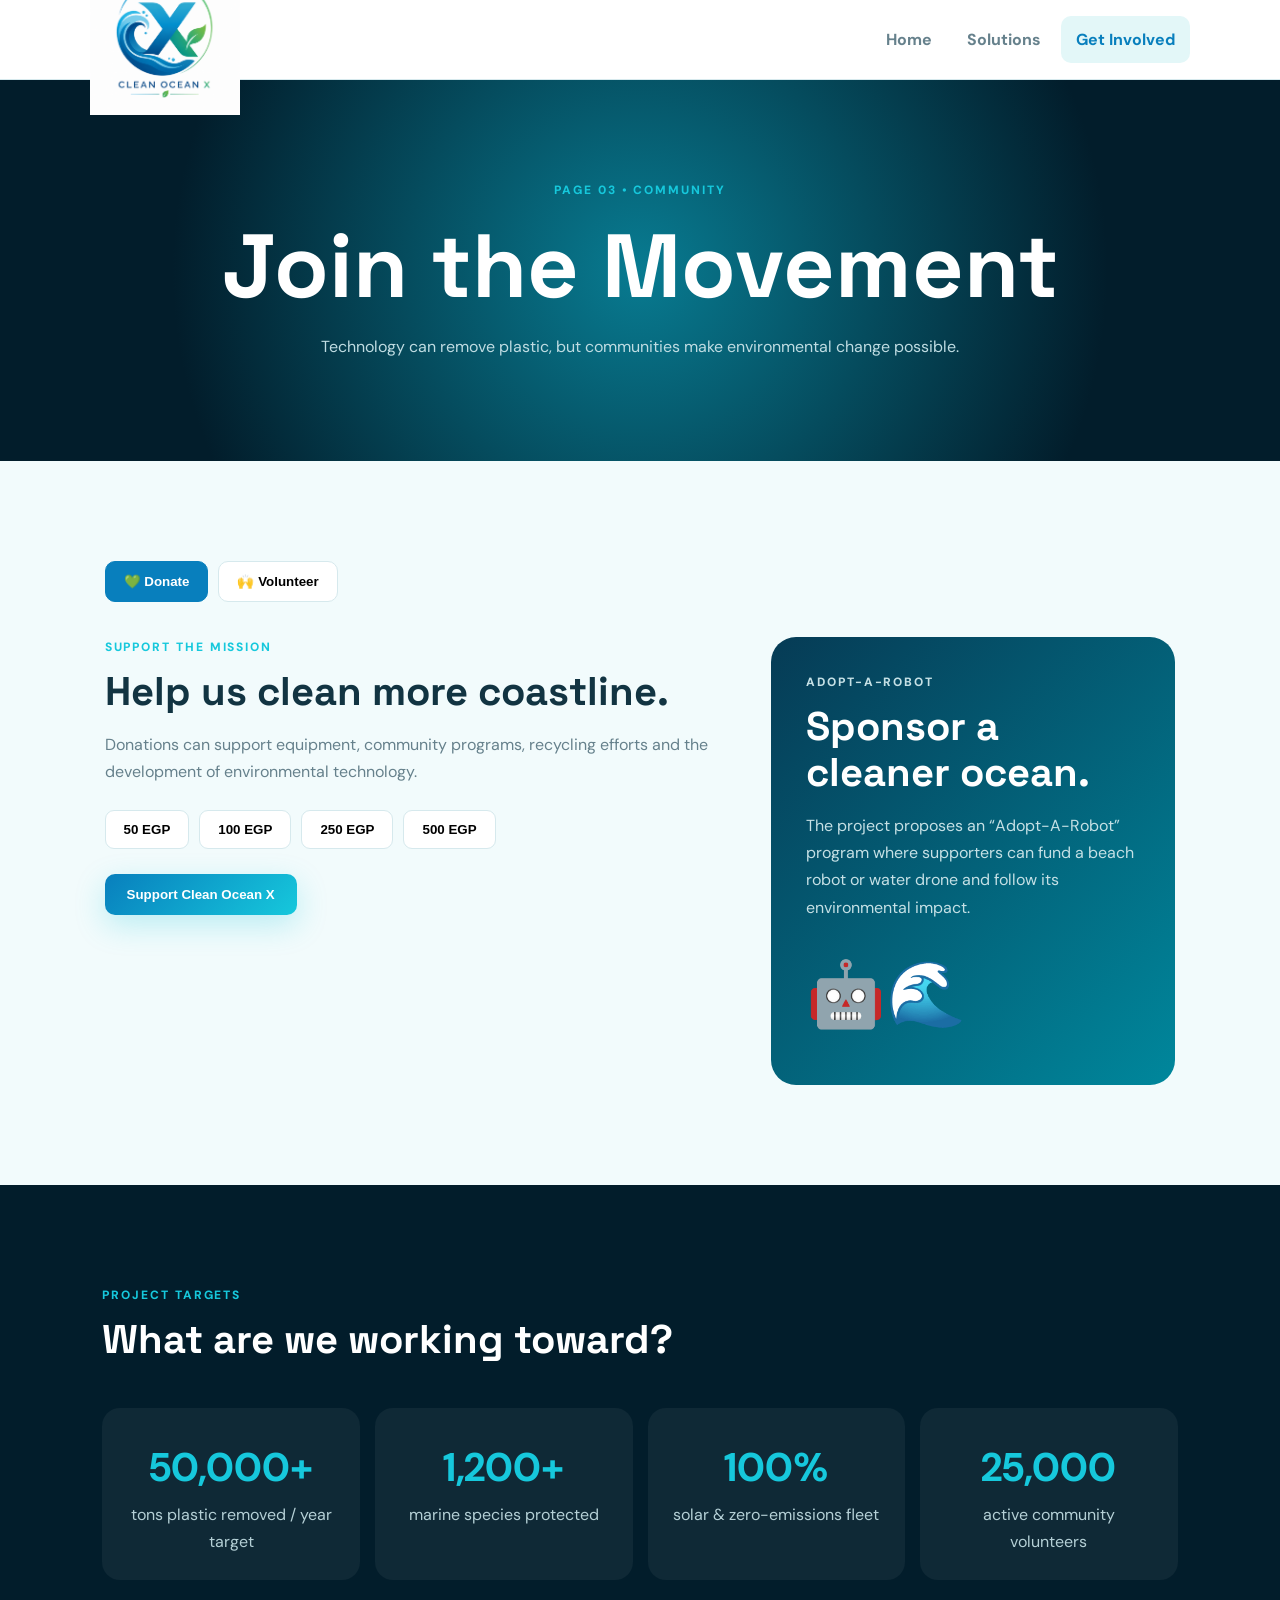
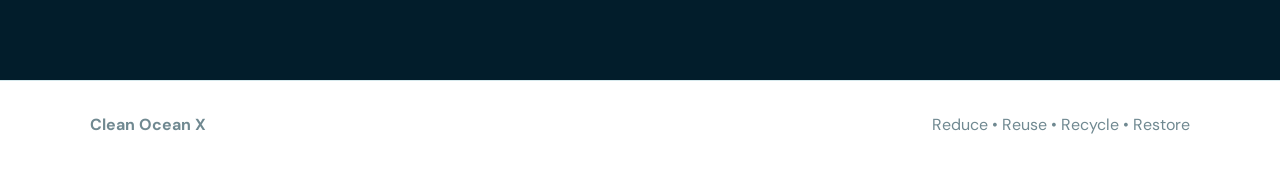
<file: support.html>
<!DOCTYPE html>
<html lang="en">

<head>

    <meta charset="UTF-8">

    <meta name="viewport"
          content="width=device-width, initial-scale=1.0">

    <title>Get Involved | Clean Ocean X</title>

    <link rel="stylesheet" href="style.css">

</head>


<body>

<header class="navbar">

    <a href="index.html" class="brand">
        <img src="logo.png" alt="Clean Ocean X">
    </a>

    <nav>

        <a href="index.html">
            Home
        </a>

        <a href="solutions.html">
            Solutions
        </a>

        <a href="support.html" class="active">
            Get Involved
        </a>

    </nav>

</header>


<section class="page-hero">

    <p class="eyebrow">
        PAGE 03 • COMMUNITY
    </p>

    <h1>
        Join the Movement
    </h1>

    <p>
        Technology can remove plastic, but communities
        make environmental change possible.
    </p>

</section>


<section class="section">

    <div class="support-tabs">

        <button class="main-tab active"
                data-tab="donate">

            💚 Donate

        </button>

        <button class="main-tab"
                data-tab="volunteer">

            🙌 Volunteer

        </button>

    </div>


    <!-- DONATION -->

    <div class="tab-panel active"
         id="donate">

        <div class="support-grid">

            <div>

                <p class="eyebrow">
                    SUPPORT THE MISSION
                </p>

                <h2>
                    Help us clean more coastline.
                </h2>

                <p>
                    Donations can support equipment,
                    community programs, recycling efforts
                    and the development of environmental
                    technology.
                </p>


                <div class="donation-options">

                    <button>50 EGP</button>
                    <button>100 EGP</button>
                    <button>250 EGP</button>
                    <button>500 EGP</button>

                </div>


                <button class="button primary"
                        id="donateBtn">

                    Support Clean Ocean X

                </button>

            </div>


            <div class="adopt-card">

                <p class="eyebrow">
                    ADOPT-A-ROBOT
                </p>

                <h2>
                    Sponsor a cleaner ocean.
                </h2>

                <p>
                    The project proposes an
                    “Adopt-A-Robot” program where
                    supporters can fund a beach robot
                    or water drone and follow its
                    environmental impact.
                </p>

                <div class="adopt-icon">
                    🤖🌊
                </div>

            </div>

        </div>

    </div>


    <!-- VOLUNTEER -->

    <div class="tab-panel"
         id="volunteer">

        <div class="support-grid">

            <div>

                <p class="eyebrow">
                    VOLUNTEER ACTION NETWORK
                </p>

                <h2>
                    Become part of the solution.
                </h2>

                <p>
                    Clean Ocean X organizes community
                    coastal clean-ups and encourages
                    young people to participate in
                    environmental awareness programs.
                </p>


                <form id="volunteerForm">

                    <input
                        type="text"
                        placeholder="Full name"
                        required
                    >

                    <input
                        type="email"
                        placeholder="Email"
                        required
                    >

                    <select required>

                        <option value="">
                            Choose an activity
                        </option>

                        <option>
                            Coastal Clean-up
                        </option>

                        <option>
                            Youth Ambassador
                        </option>

                        <option>
                            Co-Op Robot Drive
                        </option>

                        <option>
                            Awareness Campaign
                        </option>

                    </select>


                    <textarea
                        rows="5"
                        placeholder="Why would you like to volunteer?"
                        required>
                    </textarea>


                    <button
                        type="submit"
                        class="button primary">

                        Submit Volunteer Request

                    </button>

                </form>

            </div>


            <div class="volunteer-list">

                <h3>
                    Ways you can help
                </h3>

                <div>
                    🏖️
                    <strong>
                        Coastal Clean-ups
                    </strong>
                    <p>
                        Help collect and sort marine debris.
                    </p>
                </div>


                <div>
                    🎓
                    <strong>
                        Youth Ambassador Clubs
                    </strong>
                    <p>
                        Spread awareness in schools and
                        communities.
                    </p>
                </div>


                <div>
                    🤖
                    <strong>
                        Co-Op Robot Drives
                    </strong>
                    <p>
                        Help operate guided cleaning
                        robots and sort harvested debris.
                    </p>
                </div>


                <div>
                    📢
                    <strong>
                        Awareness
                    </strong>
                    <p>
                        Encourage people to reduce
                        unnecessary plastic use.
                    </p>
                </div>

            </div>

        </div>

    </div>

</section>


<!-- IMPACT -->

<section class="impact-section">

    <div class="section-heading">

        <p class="eyebrow">
            PROJECT TARGETS
        </p>

        <h2>
            What are we working toward?
        </h2>

    </div>


    <div class="impact-grid">

        <div>
            <strong>50,000+</strong>
            <span>tons plastic removed / year target</span>
        </div>

        <div>
            <strong>1,200+</strong>
            <span>marine species protected</span>
        </div>

        <div>
            <strong>100%</strong>
            <span>solar & zero-emissions fleet</span>
        </div>

        <div>
            <strong>25,000</strong>
            <span>active community volunteers</span>
        </div>

    </div>

</section>


<footer>

    <strong>Clean Ocean X</strong>

    <span>
        Reduce • Reuse • Recycle • Restore
    </span>

</footer>


<script src="script.js"></script>

</body>
</html>
</file>
<file: style.css>
@import url('https://fonts.googleapis.com/css2?family=DM+Sans:wght@400;500;600;700&family=Space+Grotesk:wght@500;600;700&display=swap');

:root {
    --deep: #021d2b;
    --ocean: #063b55;
    --blue: #087fbd;
    --cyan: #16c8dc;
    --aqua: #2ee6d1;
    --green: #52c878;

    --white: #ffffff;
    --offwhite: #f2fbfc;

    --text: #123442;
    --muted: #66818c;

    --border: #d6e9ed;
}

* {
    margin: 0;
    padding: 0;
    box-sizing: border-box;
}

html {
    scroll-behavior: smooth;
}

body {
    font-family: "DM Sans", sans-serif;
    color: var(--text);
    background: var(--offwhite);
    line-height: 1.7;
}

h1,
h2,
h3 {
    font-family: "Space Grotesk", sans-serif;
    line-height: 1.15;
}

h2 {
    font-size: 2.5rem;
    margin: 12px 0 16px;
}

p {
    color: var(--muted);
}


/* NAVBAR */

.navbar {
    height: 80px;

    padding: 0 7%;

    display: flex;
    align-items: center;
    justify-content: space-between;

    background: rgba(255,255,255,.94);

    backdrop-filter: blur(15px);

    border-bottom: 1px solid var(--border);

    position: sticky;
    top: 0;
    z-index: 100;
}

.brand img {
    width: 150px;
    height: auto;
    display: block;
}

nav {
    display: flex;
    gap: 5px;
}

nav a {
    text-decoration: none;
    color: var(--muted);

    font-weight: 700;

    padding: 10px 15px;

    border-radius: 10px;

    transition: .2s;
}

nav a:hover,
nav a.active {
    background: #e3f7f8;
    color: var(--blue);
}


/* HERO */

.hero {
    min-height: 720px;

    padding: 90px 8%;

    display: grid;
    grid-template-columns: 1.1fr .9fr;

    align-items: center;
    gap: 70px;

    color: white;

    background:
        radial-gradient(
            circle at 80% 20%,
            rgba(22,200,220,.28),
            transparent 30%
        ),
        radial-gradient(
            circle at 20% 80%,
            rgba(82,200,120,.16),
            transparent 30%
        ),
        linear-gradient(
            135deg,
            #011b29,
            #043e5a,
            #006a83
        );

    position: relative;

    overflow: hidden;
}

.hero::after {
    content: "";

    position: absolute;

    left: -5%;
    bottom: -100px;

    width: 110%;
    height: 180px;

    background: var(--offwhite);

    border-radius: 50% 50% 0 0;
}

.hero-content {
    position: relative;
    z-index: 2;
}

.hero h1 {
    font-size: clamp(4rem, 7vw, 7rem);

    letter-spacing: -.06em;

    margin: 15px 0;
}

.hero h1 span {
    display: block;

    color: var(--cyan);
}

.eyebrow {
    color: var(--cyan);

    font-size: .75rem;

    font-weight: 800;

    letter-spacing: .16em;
}

.hero-description {
    max-width: 680px;

    color: #c4dfe5;

    font-size: 1.15rem;
}

.hero-buttons {
    display: flex;

    gap: 12px;

    margin-top: 30px;
}


/* BUTTONS */

.button {
    display: inline-block;

    padding: 13px 22px;

    border-radius: 10px;

    text-decoration: none;

    font-weight: 800;

    border: none;

    cursor: pointer;

    transition: .25s;
}

.button.primary {
    color: white;

    background: linear-gradient(
        135deg,
        var(--blue),
        var(--cyan)
    );

    box-shadow:
        0 10px 30px rgba(22,200,220,.25);
}

.button.primary:hover {
    transform: translateY(-3px);
}

.button.secondary {
    color: white;

    border: 1px solid rgba(255,255,255,.3);

    background: rgba(255,255,255,.08);

    backdrop-filter: blur(10px);
}

.button.secondary:hover {
    background: rgba(255,255,255,.15);
}


/* HERO LOGO */

.hero-logo {
    display: grid;
    place-items: center;

    position: relative;
}

.hero-logo-image {
    width: min(430px, 90%);

    position: relative;
    z-index: 2;

    filter:
        drop-shadow(0 25px 45px rgba(0,0,0,.3));

    animation: floating 5s ease-in-out infinite;
}

.glow {
    position: absolute;

    width: 350px;
    height: 350px;

    border-radius: 50%;

    background:
        radial-gradient(
            circle,
            rgba(46,230,209,.3),
            transparent 65%
        );

    filter: blur(20px);
}

@keyframes floating {

    0%,100% {
        transform: translateY(0);
    }

    50% {
        transform: translateY(-15px);
    }
}


/* SECTIONS */

.section {
    max-width: 1250px;

    margin: auto;

    padding: 100px 7%;
}

.section-heading {
    max-width: 760px;

    margin-bottom: 45px;
}


/* CARDS */

.three-cards,
.harm-grid,
.robot-grid,
.ai-grid {
    display: grid;

    gap: 20px;
}

.three-cards {
    grid-template-columns: repeat(3,1fr);
}

.info-card,
.harm-card,
.robot-card {
    background: white;

    border: 1px solid var(--border);

    border-radius: 22px;

    padding: 30px;

    transition: .25s;

    box-shadow:
        0 10px 30px rgba(1,29,43,.04);
}

.info-card:hover,
.harm-card:hover,
.robot-card:hover {
    transform: translateY(-7px);

    box-shadow:
        0 25px 55px rgba(1,29,43,.1);
}

.card-icon {
    font-size: 2.4rem;

    margin-bottom: 15px;
}


/* OCEAN SECTION */

.ocean-section {
    padding: 100px 8%;

    color: white;

    background:
        linear-gradient(
            135deg,
            #023247,
            #006e8c
        );

    position: relative;

    overflow: hidden;
}

.ocean-section::after {
    content: "〰 〰 〰 〰 〰 〰";

    position: absolute;

    bottom: 20px;
    left: 0;

    color: rgba(255,255,255,.08);

    font-size: 5rem;

    white-space: nowrap;
}

.ocean-content {
    max-width: 850px;
}

.ocean-content p {
    color: #c8e6eb;
}

.sea-stats {
    display: flex;

    gap: 55px;

    margin-top: 40px;
}

.sea-stats div {
    display: flex;
    flex-direction: column;
}

.sea-stats strong {
    font-size: 2.3rem;

    color: var(--aqua);
}

.sea-stats span {
    color: #b8d6dc;
}


/* HARM */

.harm-grid {
    grid-template-columns: repeat(3,1fr);
}

.harm-card span {
    color: var(--cyan);

    font-weight: 800;
}

.harm-card h3 {
    margin: 10px 0;
}


/* AWARENESS */

.awareness {
    padding: 100px 8%;

    color: white;

    background:
        radial-gradient(
            circle at 20% 20%,
            rgba(22,200,220,.15),
            transparent 30%
        ),
        var(--deep);
}

.awareness p {
    color: #b9d2d8;
}

.awareness-flow {
    max-width: 1100px;

    margin: 50px auto 0;

    display: flex;

    align-items: center;

    justify-content: center;

    gap: 10px;

    flex-wrap: wrap;
}

.awareness-flow div {
    padding: 18px 22px;

    border: 1px solid rgba(255,255,255,.12);

    background: rgba(255,255,255,.05);

    border-radius: 15px;

    display: flex;

    gap: 15px;

    align-items: center;
}

.awareness-flow span {
    color: var(--cyan);
}


/* MEMBERS */

.members {
    display: grid;

    grid-template-columns: repeat(4,1fr);

    gap: 18px;
}

.member {
    background: white;

    border: 1px solid var(--border);

    border-radius: 20px;

    padding: 30px;

    text-align: center;
}

.member-letter {
    width: 75px;
    height: 75px;

    margin: auto;

    display: grid;
    place-items: center;

    border-radius: 50%;

    color: white;

    font-size: 1.6rem;

    font-weight: 800;

    background:
        linear-gradient(
            135deg,
            var(--blue),
            var(--aqua),
            var(--green)
        );
}


/* CTA */

.cta {
    max-width: 1100px;

    margin: 40px auto 100px;

    padding: 50px;

    display: flex;

    align-items: center;

    gap: 45px;

    border-radius: 30px;

    color: white;

    background:
        linear-gradient(
            135deg,
            #063b55,
            #008ca1
        );

    overflow: hidden;
}

.cta img {
    width: 180px;

    background: white;

    border-radius: 20px;
}


/* PAGE HERO */

.page-hero {
    padding: 100px 7%;

    text-align: center;

    color: white;

    background:
        radial-gradient(
            circle at center,
            #087b91,
            #021d2b 70%
        );
}

.page-hero h1 {
    font-size: clamp(3.5rem,7vw,6rem);

    margin: 15px;
}

.page-hero p:not(.eyebrow) {
    max-width: 700px;

    margin: auto;

    color: #bfdce2;
}


/* ROBOTS */

.robot-grid {
    grid-template-columns: repeat(2,1fr);
}

.robot-image {
    height: 170px;

    display: grid;

    place-items: center;

    border-radius: 16px;

    margin-bottom: 25px;

    font-size: 5rem;

    background:
        linear-gradient(
            135deg,
            #dff8fb,
            #dff6ed
        );
}

.robot-card ul {
    list-style: none;

    margin-top: 20px;
}

.robot-card li {
    margin: 7px 0;

    color: var(--muted);
}


/* DARK SECTION */

.dark-section {
    padding: 100px 8%;

    color: white;

    background: var(--deep);
}

.dark-section .section-heading p:not(.eyebrow) {
    color: #b6d1d7;
}

.ai-grid {
    grid-template-columns: repeat(4,1fr);
}

.ai-card {
    padding: 25px;

    border-radius: 18px;

    border: 1px solid rgba(255,255,255,.1);

    background: rgba(255,255,255,.04);
}

.ai-card span {
    color: var(--cyan);

    font-weight: 800;
}

.ai-card p {
    color: #a9c5cb;
}


/* DEPLOYMENT / ROADMAP */

.deployment,
.roadmap {
    display: grid;

    grid-template-columns: repeat(4,1fr);

    gap: 18px;
}

.deployment > div,
.roadmap > div {
    padding: 25px;

    border-top: 3px solid var(--cyan);

    background: white;

    border-radius: 0 0 15px 15px;
}

.deployment span,
.roadmap span {
    color: var(--blue);

    font-weight: 800;
}


/* CALENDAR */

.calendar-section {
    padding: 100px 8%;

    background: #e8f8f8;
}

.calendar-tabs {
    display: flex;

    gap: 10px;

    flex-wrap: wrap;

    margin-bottom: 20px;
}

.cal-tab,
.main-tab {
    padding: 12px 18px;

    border: 1px solid var(--border);

    background: white;

    border-radius: 10px;

    font-weight: 800;

    cursor: pointer;
}

.cal-tab.active,
.main-tab.active {
    color: white;

    background: var(--blue);

    border-color: var(--blue);
}

.calendar-panel,
.tab-panel {
    display: none;
}

.calendar-panel.active,
.tab-panel.active {
    display: block;
}

.calendar-panel {
    max-width: 1100px;

    padding: 30px;

    background: white;

    border-radius: 20px;
}

.schedule {
    display: grid;

    grid-template-columns: repeat(4,1fr);

    gap: 12px;

    margin-top: 20px;
}

.schedule div {
    padding: 18px;

    border-left: 3px solid var(--cyan);

    border-radius: 10px;

    background: #effafa;

    display: grid;
}

.schedule b {
    color: var(--blue);
}


/* SUPPORT */

.support-tabs {
    display: flex;

    gap: 10px;

    margin-bottom: 35px;
}

.support-grid {
    display: grid;

    grid-template-columns: 1.2fr .8fr;

    gap: 60px;
}

.donation-options {
    display: flex;

    flex-wrap: wrap;

    gap: 10px;

    margin: 25px 0;
}

.donation-options button {
    padding: 11px 18px;

    border-radius: 9px;

    border: 1px solid var(--border);

    background: white;

    cursor: pointer;

    font-weight: 700;
}

.donation-options button:hover {
    border-color: var(--cyan);

    color: var(--blue);
}

.adopt-card,
.volunteer-list {
    padding: 35px;

    border-radius: 25px;

    color: white;

    background:
        linear-gradient(
            135deg,
            #063b55,
            #00879c
        );
}

.adopt-card p,
.volunteer-list p {
    color: #c5e0e5;
}

.adopt-icon {
    font-size: 4rem;

    margin-top: 20px;
}

.volunteer-list div {
    padding: 18px 0;

    border-bottom: 1px solid rgba(255,255,255,.1);
}


/* FORMS */

form {
    margin-top: 25px;
}

input,
select,
textarea {
    width: 100%;

    padding: 14px;

    margin-bottom: 12px;

    border: 1px solid var(--border);

    border-radius: 10px;

    font-family: inherit;

    outline: none;
}

input:focus,
select:focus,
textarea:focus {
    border-color: var(--cyan);

    box-shadow:
        0 0 0 3px rgba(22,200,220,.1);
}


/* IMPACT */

.impact-section {
    padding: 100px 8%;

    color: white;

    background: var(--deep);
}

.impact-grid {
    max-width: 1100px;

    margin: auto;

    display: grid;

    grid-template-columns: repeat(4,1fr);

    gap: 15px;
}

.impact-grid div {
    text-align: center;

    padding: 25px;

    border-radius: 18px;

    background: rgba(255,255,255,.05);
}

.impact-grid strong {
    display: block;

    color: var(--cyan);

    font-size: 2.5rem;
}

.impact-grid span {
    color: #b5d0d6;
}


/* FOOTER */

footer {
    padding: 30px 7%;

    display: flex;

    justify-content: space-between;

    color: #708991;

    background: white;

    border-top: 1px solid var(--border);
}


/* MOBILE */

@media(max-width:900px) {

    .navbar {
        height: auto;

        padding: 15px 5%;

        flex-direction: column;

        gap: 12px;
    }

    .hero,
    .support-grid,
    .robot-grid {
        grid-template-columns: 1fr;
    }

    .three-cards,
    .harm-grid,
    .ai-grid,
    .members,
    .deployment,
    .roadmap,
    .impact-grid {
        grid-template-columns: repeat(2,1fr);
    }

    .schedule {
        grid-template-columns: repeat(2,1fr);
    }

    .hero {
        padding: 70px 7%;
    }

    .cta {
        margin-left: 5%;
        margin-right: 5%;

        flex-direction: column;

        text-align: center;
    }

}

@media(max-width:550px) {

    nav {
        flex-wrap: wrap;

        justify-content: center;
    }

    .hero h1 {
        font-size: 3.7rem;
    }

    .three-cards,
    .harm-grid,
    .ai-grid,
    .members,
    .deployment,
    .roadmap,
    .schedule,
    .impact-grid {
        grid-template-columns: 1fr;
    }

    .hero-buttons {
        flex-direction: column;
    }

    .sea-stats {
        gap: 25px;

        flex-wrap: wrap;
    }

    footer {
        flex-direction: column;

        gap: 10px;
    }

}
</file>
